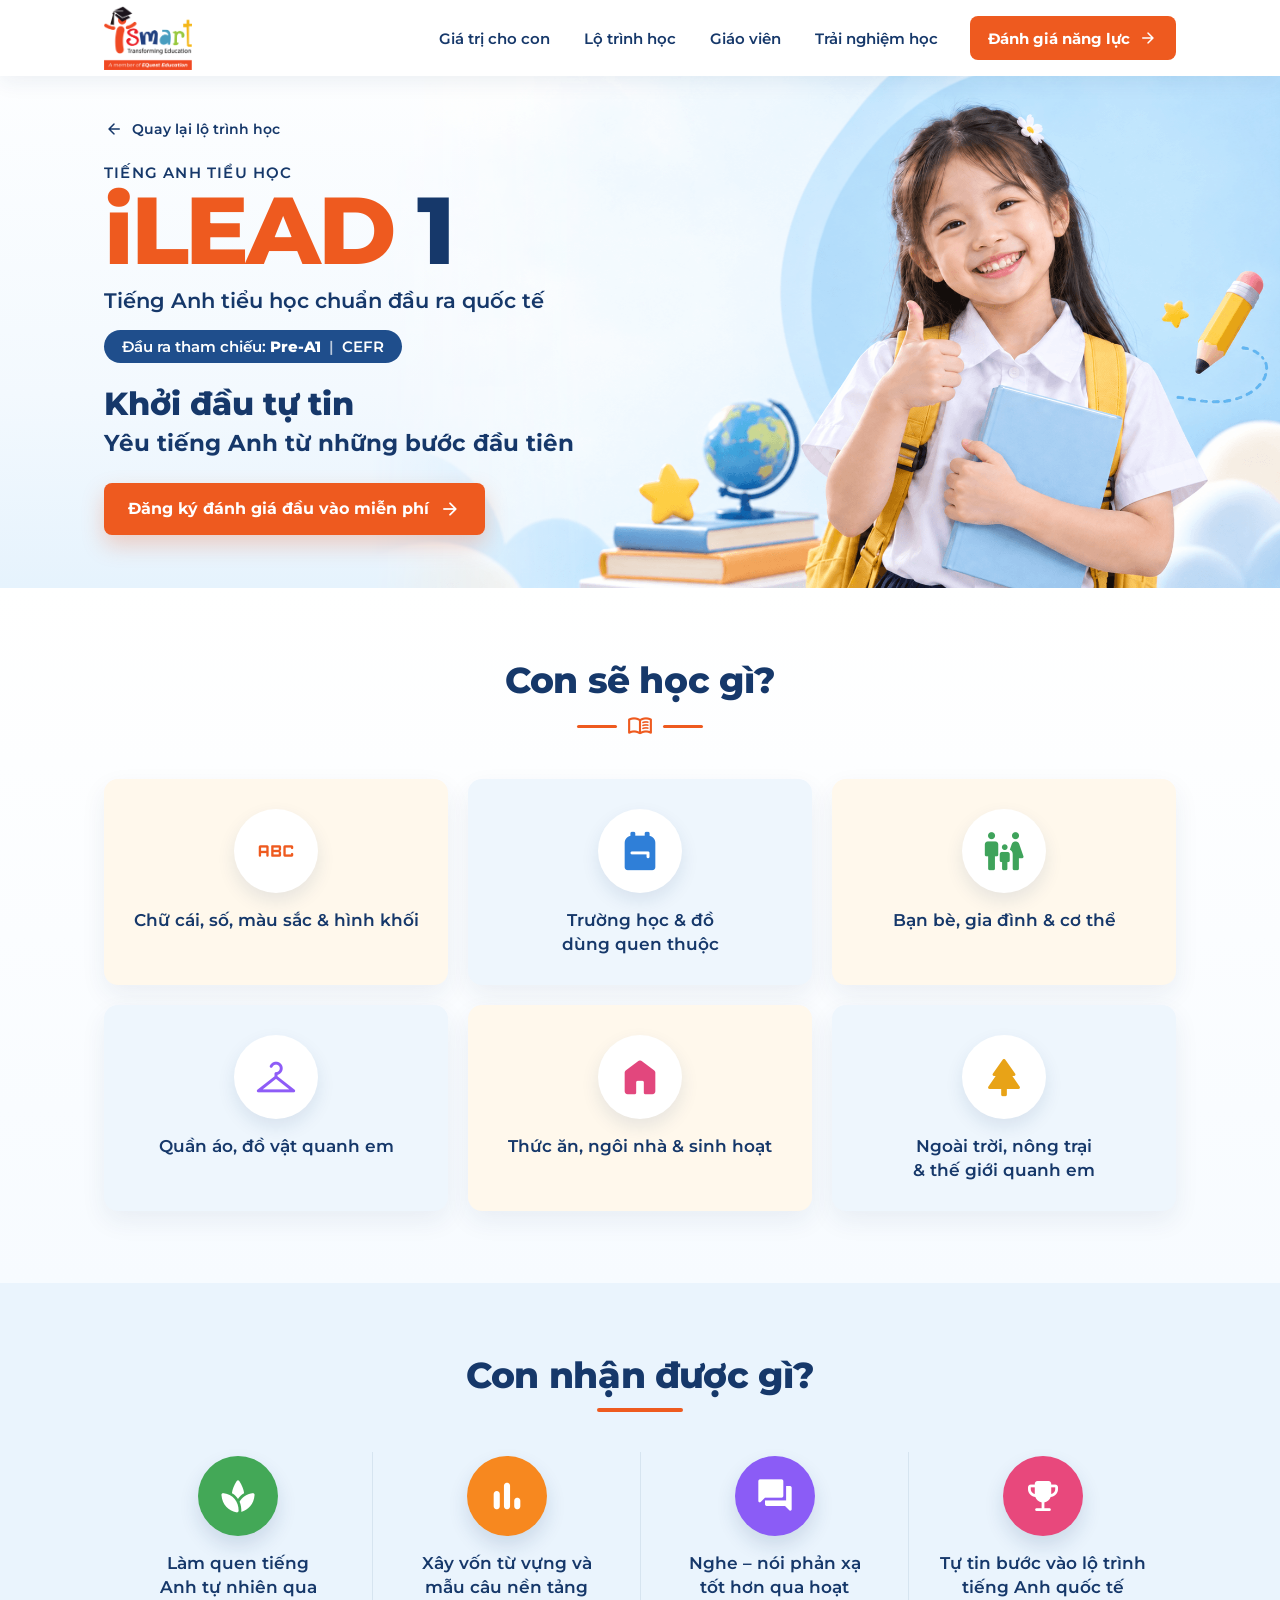
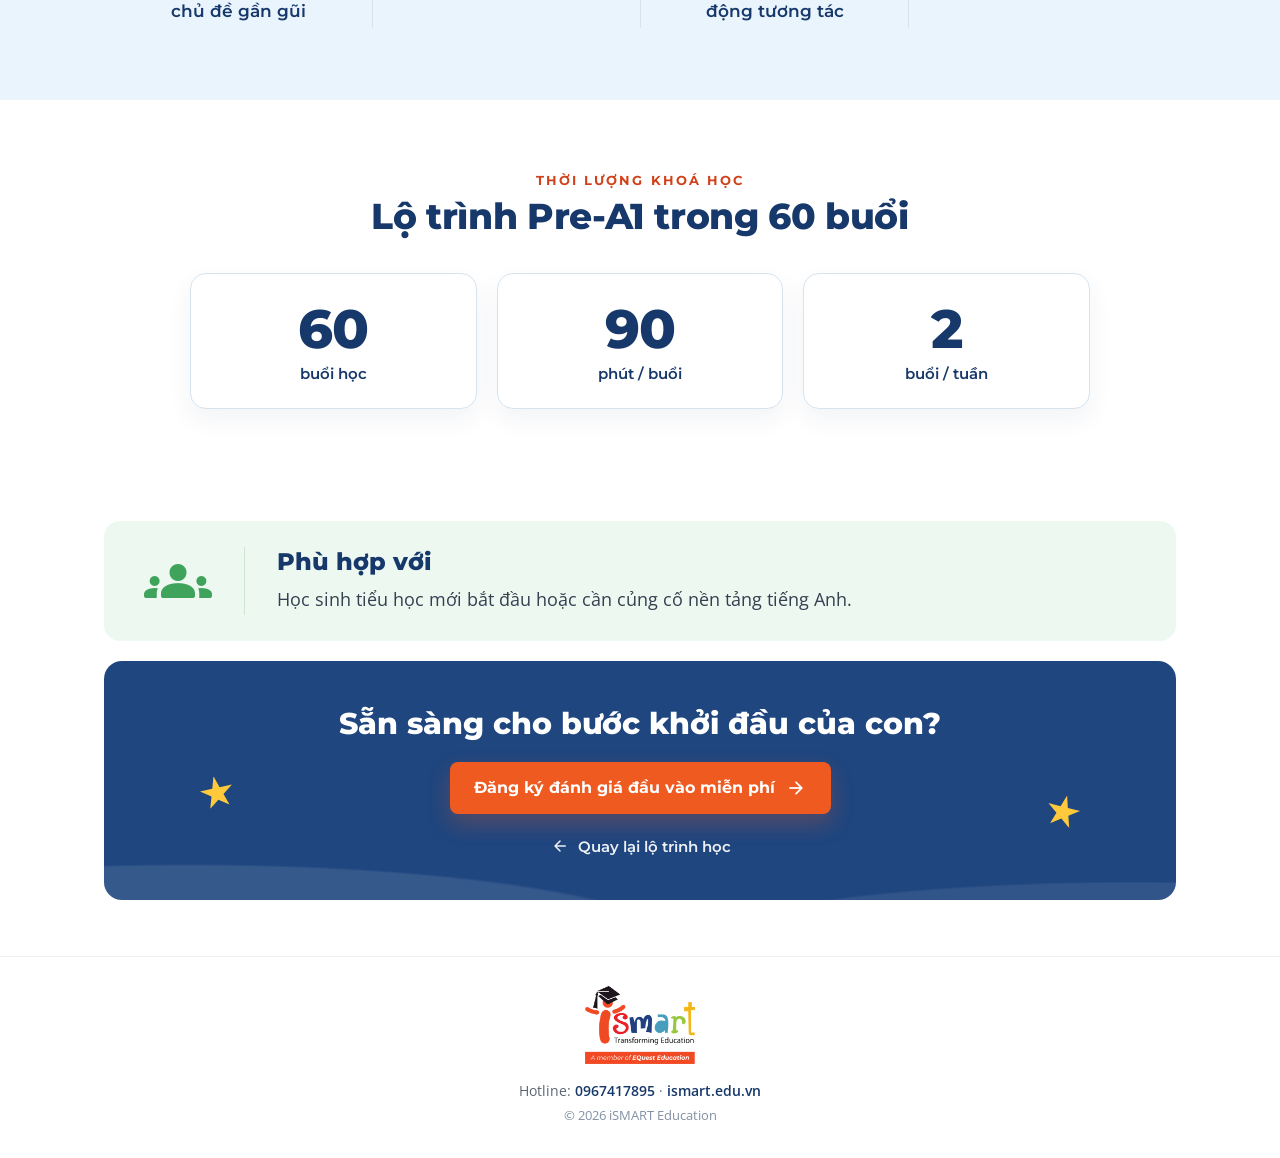
<file: chuong-trinh/ilead-1/index.html>
<!DOCTYPE html>
<html lang="vi" data-ilead-page="program" data-ilead-root="../../" data-ilead-slug="ilead-1">
<head>
<meta charset="utf-8">
<meta name="viewport" content="width=device-width, initial-scale=1">

<title>iSMART | iLEAD 1 – Tiếng Anh tiểu học Pre-A1</title>
<meta name="description" content="Khởi đầu tự tin – yêu tiếng Anh từ những bước đầu tiên. Phù hợp với học sinh tiểu học mới bắt đầu hoặc cần củng cố nền tảng tiếng Anh.">
<link rel="canonical" href="https://ilead-ismart.netlify.app/chuong-trinh/ilead-1/">
<meta property="og:type" content="website">
<meta property="og:locale" content="vi_VN">
<meta property="og:title" content="iSMART | iLEAD 1 – Tiếng Anh tiểu học Pre-A1">
<meta property="og:description" content="Khởi đầu tự tin – yêu tiếng Anh từ những bước đầu tiên. Phù hợp với học sinh tiểu học mới bắt đầu hoặc cần củng cố nền tảng tiếng Anh.">
<meta property="og:url" content="https://ilead-ismart.netlify.app/chuong-trinh/ilead-1/">
<meta property="og:image" content="https://ilead-ismart.netlify.app/uploads/ilead-banner-1.png">
<link rel="icon" type="image/png" href="../../uploads/favicon.png">
<link rel="apple-touch-icon" href="../../uploads/apple-touch-icon.png">
<link rel="preconnect" href="https://fonts.googleapis.com">
<link rel="preconnect" href="https://fonts.gstatic.com" crossorigin>
<link href="https://fonts.googleapis.com/css2?family=Montserrat:wght@600;700;800&amp;family=Open+Sans:wght@400;600;700&amp;display=swap" rel="stylesheet">
<link href="https://fonts.googleapis.com/css2?family=Material+Symbols+Rounded:FILL@1&amp;icon_names=abc,arrow_back,arrow_forward,backpack,bar_chart,castle,checkroom,diversity_3,eco,emoji_events,family_restroom,fitness_center,flight_takeoff,forest,forum,groups,holiday_village,home,location_city,luggage,menu_book,music_note,nutrition,park,pets,restaurant,rocket_launch,schedule,spa,sports_soccer,theater_comedy,travel_explore&amp;display=block" rel="stylesheet">
<link href="../../uploads/ilead-program.css?v=7c700cf5" rel="stylesheet">
<script src="../../uploads/ilead-nav.js?v=7c700cf5" defer></script>
</head>
<body>
<a class="lp-skip" href="#noi-dung">Bỏ qua đến nội dung chính</a>

<header class="lp-header">
  <div class="lp-header-inner">
    <a class="lp-header-logo" href="../../" aria-label="iSMART Young Explorers – Trang chủ">
      <img src="../../uploads/ismart-2026-logo.png" width="400" height="287" alt="iSMART Transforming Education — A member of EQuest Education">
    </a>
    <nav class="lp-nav" aria-label="Điều hướng chính">
      <a href="../../#gia-tri">Giá trị cho con</a>
      <a href="../../#lo-trinh">Lộ trình học</a>
      <a href="../../#giao-vien">Giáo viên</a>
      <a href="../../#trai-nghiem">Trải nghiệm học</a>
    </nav>
    <a class="lp-header-cta" href="../../#dang-ky" data-ilead-cta>
      Đánh giá năng lực<span class="material-symbols-rounded" aria-hidden="true">arrow_forward</span>
    </a>
  </div>
</header>

<main id="noi-dung" class="lp-main" tabindex="-1">
<section class="lp-hero" aria-labelledby="lp-title">
  <img class="lp-hero-banner" src="../../uploads/ilead-banner-1.png" width="1672" height="941" alt="Bé gái đeo balo vàng, ôm cuốn sách và giơ ngón tay cái" fetchpriority="high" decoding="async">
  <div class="lp-container lp-hero-inner">
    <a class="lp-back" href="../../#lo-trinh" data-ilead-back>
      <span class="material-symbols-rounded" aria-hidden="true">arrow_back</span>Quay lại lộ trình học
    </a>
    <div class="lp-hero-copy">
      <p class="lp-eyebrow">Tiếng Anh tiểu học</p>
      <h1 id="lp-title" class="lp-title"><span class="lp-title-brand">iLEAD</span> <span class="lp-title-num">1</span></h1>
      <p class="lp-subtitle">Tiếng Anh tiểu học chuẩn đầu ra quốc tế</p>
      <p class="lp-badge">Đầu ra tham chiếu: <strong>Pre-A1</strong> <span aria-hidden="true">|</span> CEFR</p>
      <p class="lp-tagline"><span class="lp-tagline-lead">Khởi đầu tự tin</span><span class="lp-sr"> – </span><span class="lp-tagline-rest">yêu tiếng Anh từ những bước đầu tiên</span></p>
      <a class="lp-cta" href="../../#dang-ky" data-ilead-cta>
        Đăng ký đánh giá đầu vào miễn phí<span class="material-symbols-rounded" aria-hidden="true">arrow_forward</span>
      </a>
    </div>
  </div>
</section>

<section class="lp-section lp-topics" aria-labelledby="lp-topics-title">
  <div class="lp-container">
    <h2 id="lp-topics-title" class="lp-section-title">Con sẽ học gì?</h2>
    <span class="lp-title-deco lp-title-deco--book" aria-hidden="true"><span class="material-symbols-rounded">menu_book</span></span>
    <ol class="lp-topic-grid">
      
      <li class="lp-topic">
        <span class="lp-topic-icon lp-tone-1" aria-hidden="true"><span class="material-symbols-rounded">abc</span></span>
        <span class="lp-topic-text">Chữ cái, số, màu sắc &amp; hình khối</span>
      </li>
      
      <li class="lp-topic">
        <span class="lp-topic-icon lp-tone-2" aria-hidden="true"><span class="material-symbols-rounded">backpack</span></span>
        <span class="lp-topic-text">Trường học &amp; đồ dùng quen thuộc</span>
      </li>
      
      <li class="lp-topic">
        <span class="lp-topic-icon lp-tone-3" aria-hidden="true"><span class="material-symbols-rounded">family_restroom</span></span>
        <span class="lp-topic-text">Bạn bè, gia đình &amp; cơ thể</span>
      </li>
      
      <li class="lp-topic">
        <span class="lp-topic-icon lp-tone-4" aria-hidden="true"><span class="material-symbols-rounded">checkroom</span></span>
        <span class="lp-topic-text">Quần áo, đồ vật quanh em</span>
      </li>
      
      <li class="lp-topic">
        <span class="lp-topic-icon lp-tone-5" aria-hidden="true"><span class="material-symbols-rounded">home</span></span>
        <span class="lp-topic-text">Thức ăn, ngôi nhà &amp; sinh hoạt</span>
      </li>
      
      <li class="lp-topic">
        <span class="lp-topic-icon lp-tone-6" aria-hidden="true"><span class="material-symbols-rounded">park</span></span>
        <span class="lp-topic-text">Ngoài trời, nông trại &amp; thế giới quanh em</span>
      </li>
      
    </ol>
  </div>
</section>

<section class="lp-section lp-benefits" aria-labelledby="lp-benefits-title">
  <div class="lp-container">
    <h2 id="lp-benefits-title" class="lp-section-title">Con nhận được gì?</h2>
    <span class="lp-title-deco" aria-hidden="true"></span>
    <ul class="lp-benefit-grid">
      
      <li class="lp-benefit">
        <span class="lp-benefit-icon lp-benefit-icon--1" aria-hidden="true"><span class="material-symbols-rounded">spa</span></span>
        <span class="lp-benefit-text">Làm quen tiếng Anh tự nhiên qua chủ đề gần gũi</span>
      </li>
      
      <li class="lp-benefit">
        <span class="lp-benefit-icon lp-benefit-icon--2" aria-hidden="true"><span class="material-symbols-rounded">bar_chart</span></span>
        <span class="lp-benefit-text">Xây vốn từ vựng và mẫu câu nền tảng</span>
      </li>
      
      <li class="lp-benefit">
        <span class="lp-benefit-icon lp-benefit-icon--3" aria-hidden="true"><span class="material-symbols-rounded">forum</span></span>
        <span class="lp-benefit-text">Nghe – nói phản xạ tốt hơn qua hoạt động tương tác</span>
      </li>
      
      <li class="lp-benefit">
        <span class="lp-benefit-icon lp-benefit-icon--4" aria-hidden="true"><span class="material-symbols-rounded">emoji_events</span></span>
        <span class="lp-benefit-text">Tự tin bước vào lộ trình tiếng Anh quốc tế</span>
      </li>
      
    </ul>
  </div>
</section>

<section class="lp-section lp-duration" aria-labelledby="lp-duration-title">
  <div class="lp-container">
    <p class="lp-duration-eyebrow">Thời lượng khoá học</p>
    <h2 id="lp-duration-title" class="lp-section-title">Lộ trình Pre-A1 trong 60 buổi</h2>
    <ul class="lp-duration-grid">
      <li class="lp-duration-item"><strong class="lp-duration-value">60</strong><span class="lp-duration-label">buổi học</span></li>
      <li class="lp-duration-item"><strong class="lp-duration-value">90</strong><span class="lp-duration-label">phút / buổi</span></li>
      <li class="lp-duration-item"><strong class="lp-duration-value">2</strong><span class="lp-duration-label">buổi / tuần</span></li>
    </ul>
  </div>
</section>

<section class="lp-audience" aria-labelledby="lp-audience-title">
  <div class="lp-container">
    <div class="lp-audience-box">
      <span class="lp-audience-icon" aria-hidden="true"><span class="material-symbols-rounded">groups</span></span>
      <div class="lp-audience-body">
        <h2 id="lp-audience-title" class="lp-audience-title">Phù hợp với</h2>
        <p class="lp-audience-text">Học sinh tiểu học mới bắt đầu hoặc cần củng cố nền tảng tiếng Anh.</p>
      </div>
    </div>
  </div>
</section>

<section class="lp-final" aria-labelledby="lp-final-title">
  <div class="lp-container">
    <div class="lp-final-box">
      <span class="lp-final-star lp-final-star--left" aria-hidden="true"></span>
      <span class="lp-final-star lp-final-star--right" aria-hidden="true"></span>
      <h2 id="lp-final-title" class="lp-final-title">Sẵn sàng cho bước khởi đầu của con?</h2>
      <a class="lp-cta" href="../../#dang-ky" data-ilead-cta>
        Đăng ký đánh giá đầu vào miễn phí<span class="material-symbols-rounded" aria-hidden="true">arrow_forward</span>
      </a>
      <a class="lp-final-back" href="../../#lo-trinh" data-ilead-back>
        <span class="material-symbols-rounded" aria-hidden="true">arrow_back</span>Quay lại lộ trình học
      </a>
    </div>
  </div>
</section>

</main>

<footer class="lp-footer">
  <a class="lp-footer-logo" href="../../" aria-label="iSMART Young Explorers – Trang chủ">
    <img src="../../uploads/ismart-2026-logo.png" width="400" height="287" loading="lazy" alt="iSMART Transforming Education — A member of EQuest Education">
  </a>
  <p class="lp-footer-contact">Hotline: <a href="tel:0967417895">0967417895</a> · <a href="https://ismart.edu.vn">ismart.edu.vn</a></p>
  <p class="lp-footer-copy">© 2026 iSMART Education</p>
</footer>
</body>
</html>
</file>
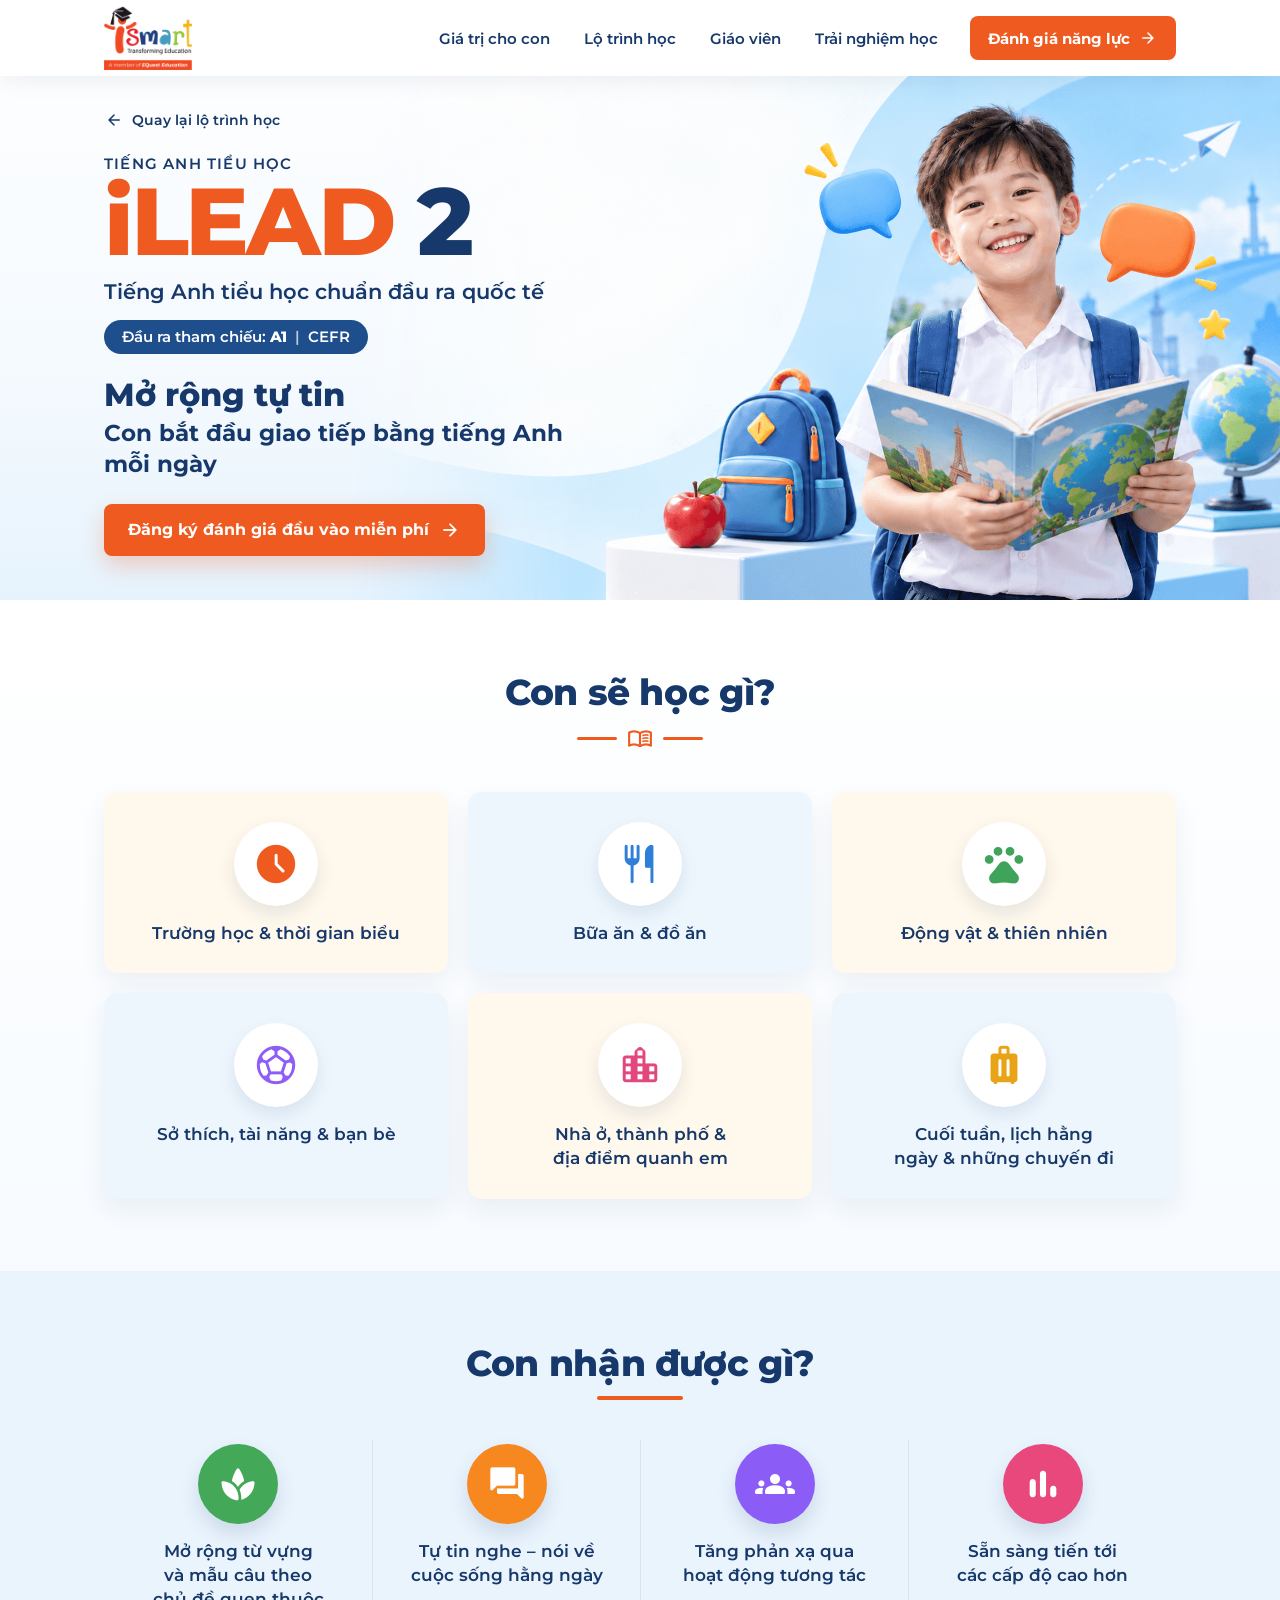
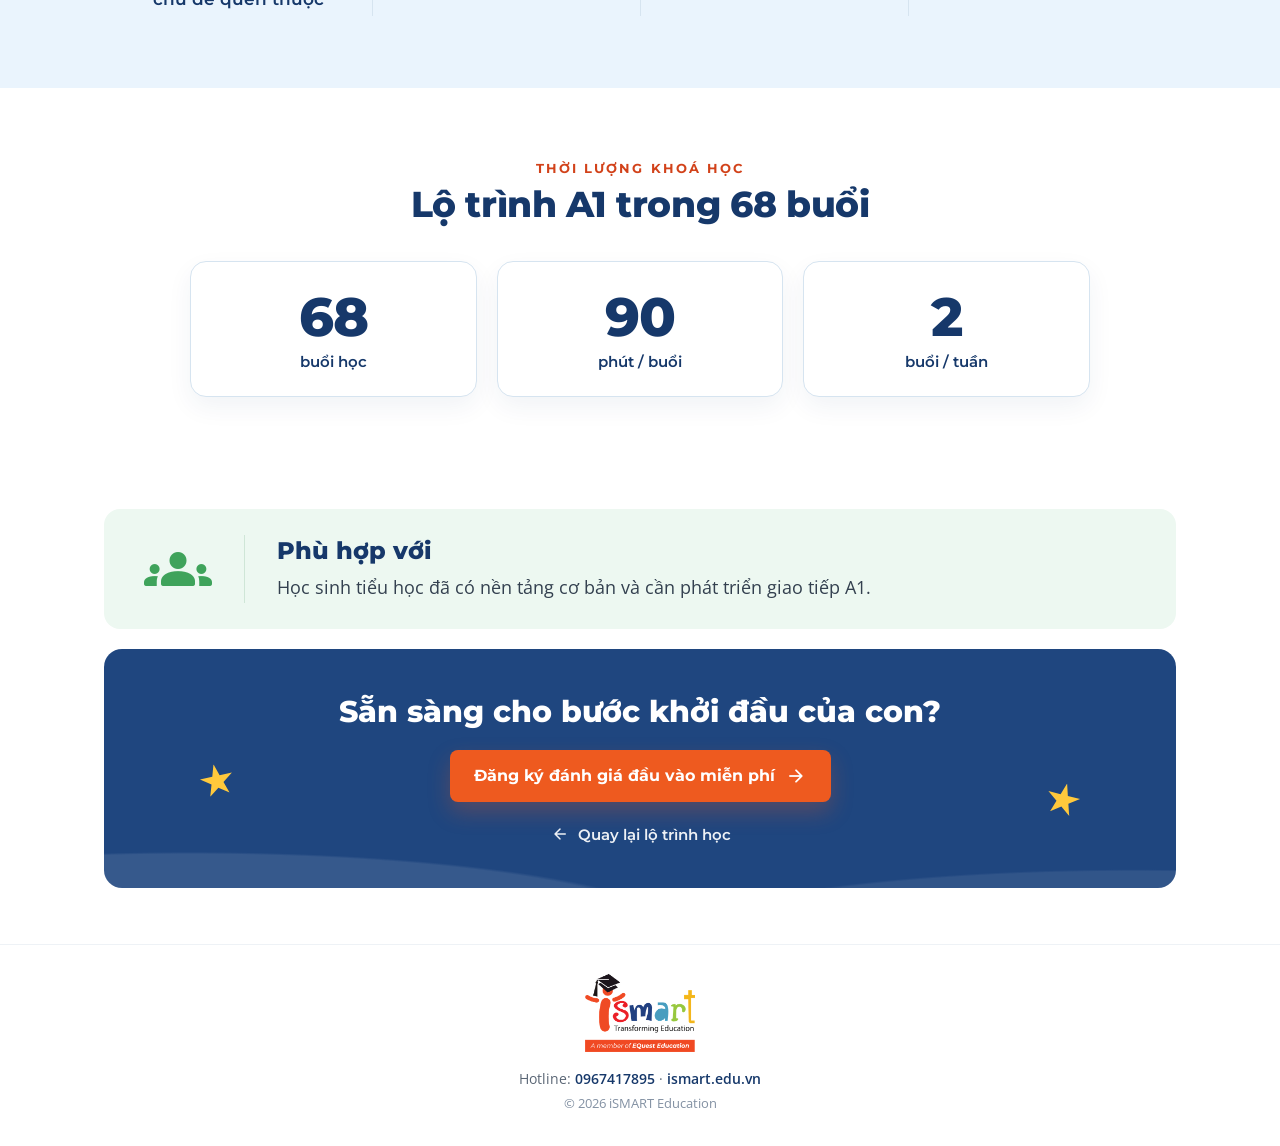
<file: chuong-trinh/ilead-2/index.html>
<!DOCTYPE html>
<html lang="vi" data-ilead-page="program" data-ilead-root="../../" data-ilead-slug="ilead-2">
<head>
<meta charset="utf-8">
<meta name="viewport" content="width=device-width, initial-scale=1">

<title>iSMART | iLEAD 2 – Tiếng Anh tiểu học A1</title>
<meta name="description" content="Mở rộng tự tin – con bắt đầu giao tiếp bằng tiếng Anh mỗi ngày. Phù hợp với học sinh tiểu học đã có nền tảng cơ bản và cần phát triển giao tiếp A1.">
<link rel="canonical" href="https://ilead-ismart.netlify.app/chuong-trinh/ilead-2/">
<meta property="og:type" content="website">
<meta property="og:locale" content="vi_VN">
<meta property="og:title" content="iSMART | iLEAD 2 – Tiếng Anh tiểu học A1">
<meta property="og:description" content="Mở rộng tự tin – con bắt đầu giao tiếp bằng tiếng Anh mỗi ngày. Phù hợp với học sinh tiểu học đã có nền tảng cơ bản và cần phát triển giao tiếp A1.">
<meta property="og:url" content="https://ilead-ismart.netlify.app/chuong-trinh/ilead-2/">
<meta property="og:image" content="https://ilead-ismart.netlify.app/uploads/ilead-banner-2.png">
<link rel="icon" type="image/png" href="../../uploads/favicon.png">
<link rel="apple-touch-icon" href="../../uploads/apple-touch-icon.png">
<link rel="preconnect" href="https://fonts.googleapis.com">
<link rel="preconnect" href="https://fonts.gstatic.com" crossorigin>
<link href="https://fonts.googleapis.com/css2?family=Montserrat:wght@600;700;800&amp;family=Open+Sans:wght@400;600;700&amp;display=swap" rel="stylesheet">
<link href="https://fonts.googleapis.com/css2?family=Material+Symbols+Rounded:FILL@1&amp;icon_names=abc,arrow_back,arrow_forward,backpack,bar_chart,castle,checkroom,diversity_3,eco,emoji_events,family_restroom,fitness_center,flight_takeoff,forest,forum,groups,holiday_village,home,location_city,luggage,menu_book,music_note,nutrition,park,pets,restaurant,rocket_launch,schedule,spa,sports_soccer,theater_comedy,travel_explore&amp;display=block" rel="stylesheet">
<link href="../../uploads/ilead-program.css?v=7c700cf5" rel="stylesheet">
<script src="../../uploads/ilead-nav.js?v=7c700cf5" defer></script>
</head>
<body>
<a class="lp-skip" href="#noi-dung">Bỏ qua đến nội dung chính</a>

<header class="lp-header">
  <div class="lp-header-inner">
    <a class="lp-header-logo" href="../../" aria-label="iSMART Young Explorers – Trang chủ">
      <img src="../../uploads/ismart-2026-logo.png" width="400" height="287" alt="iSMART Transforming Education — A member of EQuest Education">
    </a>
    <nav class="lp-nav" aria-label="Điều hướng chính">
      <a href="../../#gia-tri">Giá trị cho con</a>
      <a href="../../#lo-trinh">Lộ trình học</a>
      <a href="../../#giao-vien">Giáo viên</a>
      <a href="../../#trai-nghiem">Trải nghiệm học</a>
    </nav>
    <a class="lp-header-cta" href="../../#dang-ky" data-ilead-cta>
      Đánh giá năng lực<span class="material-symbols-rounded" aria-hidden="true">arrow_forward</span>
    </a>
  </div>
</header>

<main id="noi-dung" class="lp-main" tabindex="-1">
<section class="lp-hero" aria-labelledby="lp-title">
  <img class="lp-hero-banner" src="../../uploads/ilead-banner-2.png" width="1672" height="941" alt="Bé trai đeo balo, cầm cuốn sách tranh về các địa danh thế giới" fetchpriority="high" decoding="async">
  <div class="lp-container lp-hero-inner">
    <a class="lp-back" href="../../#lo-trinh" data-ilead-back>
      <span class="material-symbols-rounded" aria-hidden="true">arrow_back</span>Quay lại lộ trình học
    </a>
    <div class="lp-hero-copy">
      <p class="lp-eyebrow">Tiếng Anh tiểu học</p>
      <h1 id="lp-title" class="lp-title"><span class="lp-title-brand">iLEAD</span> <span class="lp-title-num">2</span></h1>
      <p class="lp-subtitle">Tiếng Anh tiểu học chuẩn đầu ra quốc tế</p>
      <p class="lp-badge">Đầu ra tham chiếu: <strong>A1</strong> <span aria-hidden="true">|</span> CEFR</p>
      <p class="lp-tagline"><span class="lp-tagline-lead">Mở rộng tự tin</span><span class="lp-sr"> – </span><span class="lp-tagline-rest">con bắt đầu giao tiếp bằng tiếng Anh mỗi ngày</span></p>
      <a class="lp-cta" href="../../#dang-ky" data-ilead-cta>
        Đăng ký đánh giá đầu vào miễn phí<span class="material-symbols-rounded" aria-hidden="true">arrow_forward</span>
      </a>
    </div>
  </div>
</section>

<section class="lp-section lp-topics" aria-labelledby="lp-topics-title">
  <div class="lp-container">
    <h2 id="lp-topics-title" class="lp-section-title">Con sẽ học gì?</h2>
    <span class="lp-title-deco lp-title-deco--book" aria-hidden="true"><span class="material-symbols-rounded">menu_book</span></span>
    <ol class="lp-topic-grid">
      
      <li class="lp-topic">
        <span class="lp-topic-icon lp-tone-1" aria-hidden="true"><span class="material-symbols-rounded">schedule</span></span>
        <span class="lp-topic-text">Trường học &amp; thời gian biểu</span>
      </li>
      
      <li class="lp-topic">
        <span class="lp-topic-icon lp-tone-2" aria-hidden="true"><span class="material-symbols-rounded">restaurant</span></span>
        <span class="lp-topic-text">Bữa ăn &amp; đồ ăn</span>
      </li>
      
      <li class="lp-topic">
        <span class="lp-topic-icon lp-tone-3" aria-hidden="true"><span class="material-symbols-rounded">pets</span></span>
        <span class="lp-topic-text">Động vật &amp; thiên nhiên</span>
      </li>
      
      <li class="lp-topic">
        <span class="lp-topic-icon lp-tone-4" aria-hidden="true"><span class="material-symbols-rounded">sports_soccer</span></span>
        <span class="lp-topic-text">Sở thích, tài năng &amp; bạn bè</span>
      </li>
      
      <li class="lp-topic">
        <span class="lp-topic-icon lp-tone-5" aria-hidden="true"><span class="material-symbols-rounded">location_city</span></span>
        <span class="lp-topic-text">Nhà ở, thành phố &amp; địa điểm quanh em</span>
      </li>
      
      <li class="lp-topic">
        <span class="lp-topic-icon lp-tone-6" aria-hidden="true"><span class="material-symbols-rounded">luggage</span></span>
        <span class="lp-topic-text">Cuối tuần, lịch hằng ngày &amp; những chuyến đi</span>
      </li>
      
    </ol>
  </div>
</section>

<section class="lp-section lp-benefits" aria-labelledby="lp-benefits-title">
  <div class="lp-container">
    <h2 id="lp-benefits-title" class="lp-section-title">Con nhận được gì?</h2>
    <span class="lp-title-deco" aria-hidden="true"></span>
    <ul class="lp-benefit-grid">
      
      <li class="lp-benefit">
        <span class="lp-benefit-icon lp-benefit-icon--1" aria-hidden="true"><span class="material-symbols-rounded">spa</span></span>
        <span class="lp-benefit-text">Mở rộng từ vựng và mẫu câu theo chủ đề quen thuộc</span>
      </li>
      
      <li class="lp-benefit">
        <span class="lp-benefit-icon lp-benefit-icon--2" aria-hidden="true"><span class="material-symbols-rounded">forum</span></span>
        <span class="lp-benefit-text">Tự tin nghe – nói về cuộc sống hằng ngày</span>
      </li>
      
      <li class="lp-benefit">
        <span class="lp-benefit-icon lp-benefit-icon--3" aria-hidden="true"><span class="material-symbols-rounded">groups</span></span>
        <span class="lp-benefit-text">Tăng phản xạ qua hoạt động tương tác</span>
      </li>
      
      <li class="lp-benefit">
        <span class="lp-benefit-icon lp-benefit-icon--4" aria-hidden="true"><span class="material-symbols-rounded">bar_chart</span></span>
        <span class="lp-benefit-text">Sẵn sàng tiến tới các cấp độ cao hơn</span>
      </li>
      
    </ul>
  </div>
</section>

<section class="lp-section lp-duration" aria-labelledby="lp-duration-title">
  <div class="lp-container">
    <p class="lp-duration-eyebrow">Thời lượng khoá học</p>
    <h2 id="lp-duration-title" class="lp-section-title">Lộ trình A1 trong 68 buổi</h2>
    <ul class="lp-duration-grid">
      <li class="lp-duration-item"><strong class="lp-duration-value">68</strong><span class="lp-duration-label">buổi học</span></li>
      <li class="lp-duration-item"><strong class="lp-duration-value">90</strong><span class="lp-duration-label">phút / buổi</span></li>
      <li class="lp-duration-item"><strong class="lp-duration-value">2</strong><span class="lp-duration-label">buổi / tuần</span></li>
    </ul>
  </div>
</section>

<section class="lp-audience" aria-labelledby="lp-audience-title">
  <div class="lp-container">
    <div class="lp-audience-box">
      <span class="lp-audience-icon" aria-hidden="true"><span class="material-symbols-rounded">groups</span></span>
      <div class="lp-audience-body">
        <h2 id="lp-audience-title" class="lp-audience-title">Phù hợp với</h2>
        <p class="lp-audience-text">Học sinh tiểu học đã có nền tảng cơ bản và cần phát triển giao tiếp A1.</p>
      </div>
    </div>
  </div>
</section>

<section class="lp-final" aria-labelledby="lp-final-title">
  <div class="lp-container">
    <div class="lp-final-box">
      <span class="lp-final-star lp-final-star--left" aria-hidden="true"></span>
      <span class="lp-final-star lp-final-star--right" aria-hidden="true"></span>
      <h2 id="lp-final-title" class="lp-final-title">Sẵn sàng cho bước khởi đầu của con?</h2>
      <a class="lp-cta" href="../../#dang-ky" data-ilead-cta>
        Đăng ký đánh giá đầu vào miễn phí<span class="material-symbols-rounded" aria-hidden="true">arrow_forward</span>
      </a>
      <a class="lp-final-back" href="../../#lo-trinh" data-ilead-back>
        <span class="material-symbols-rounded" aria-hidden="true">arrow_back</span>Quay lại lộ trình học
      </a>
    </div>
  </div>
</section>

</main>

<footer class="lp-footer">
  <a class="lp-footer-logo" href="../../" aria-label="iSMART Young Explorers – Trang chủ">
    <img src="../../uploads/ismart-2026-logo.png" width="400" height="287" loading="lazy" alt="iSMART Transforming Education — A member of EQuest Education">
  </a>
  <p class="lp-footer-contact">Hotline: <a href="tel:0967417895">0967417895</a> · <a href="https://ismart.edu.vn">ismart.edu.vn</a></p>
  <p class="lp-footer-copy">© 2026 iSMART Education</p>
</footer>
</body>
</html>
</file>
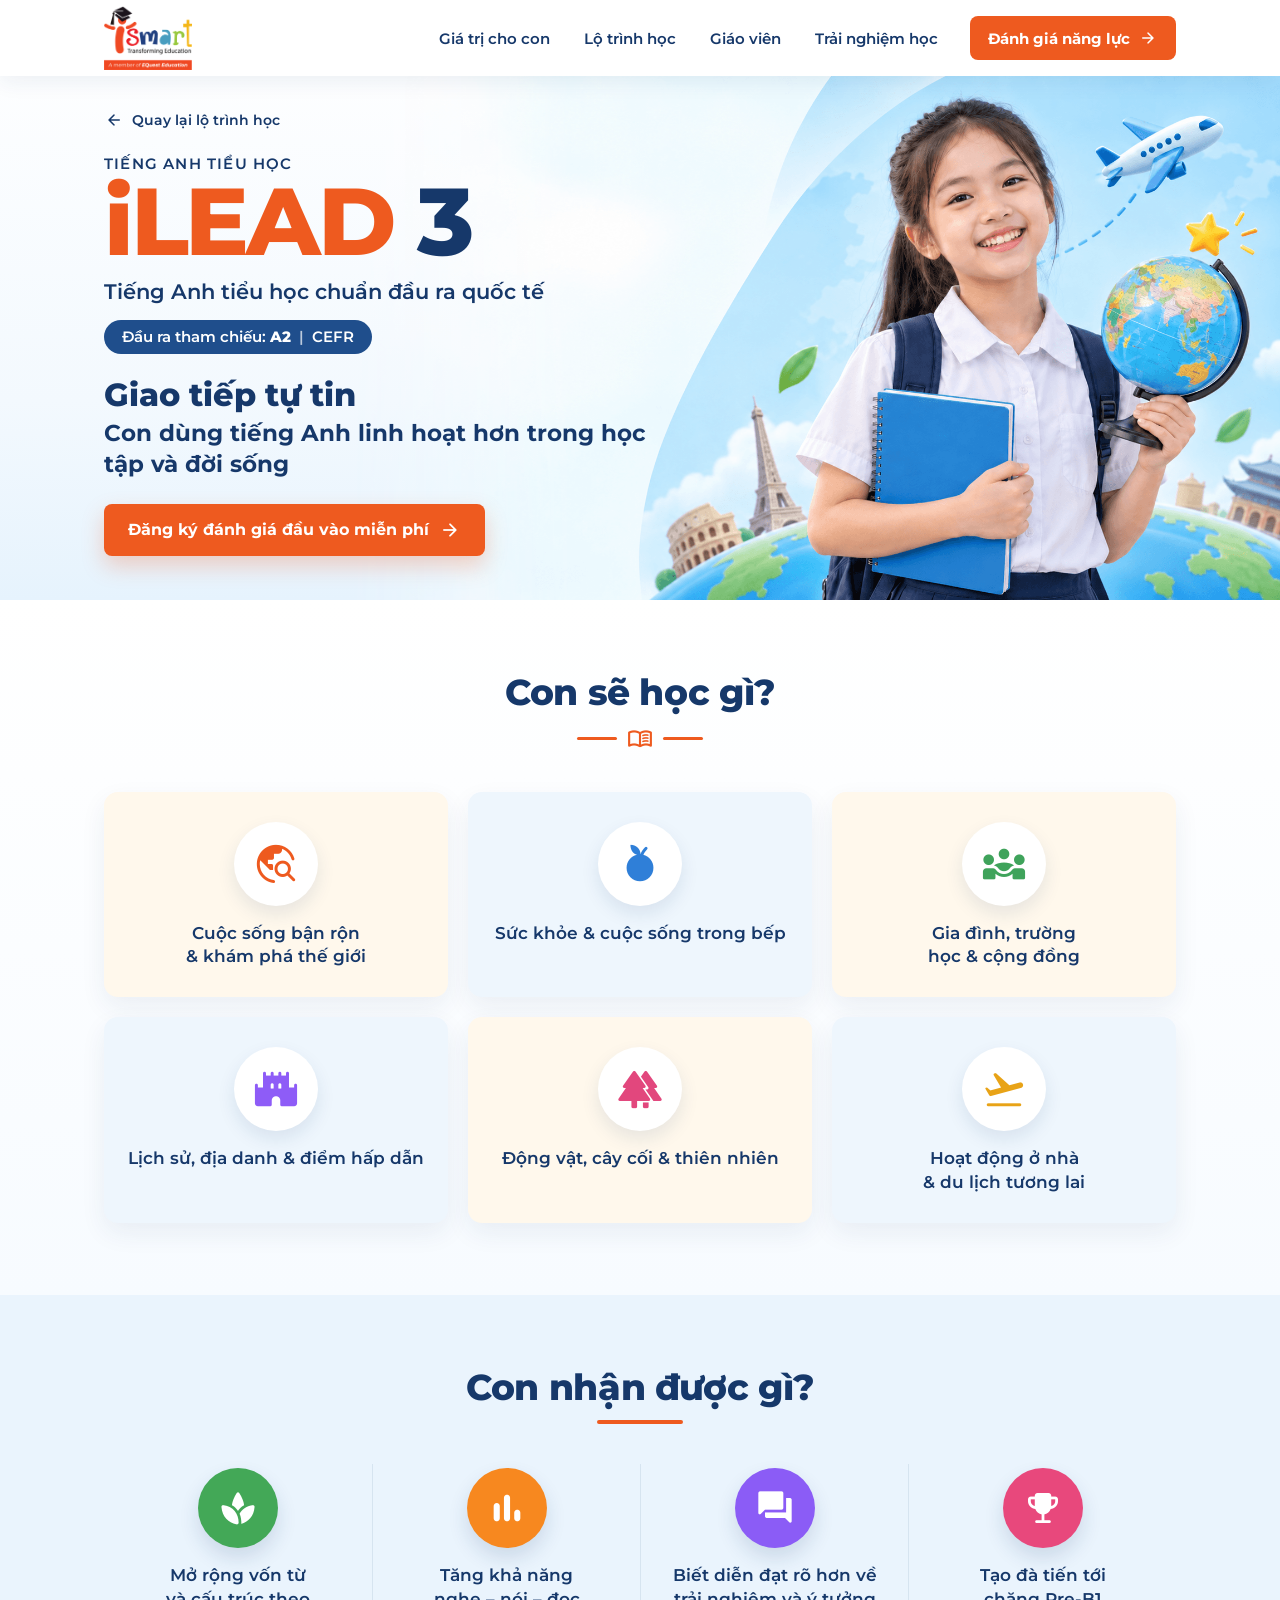
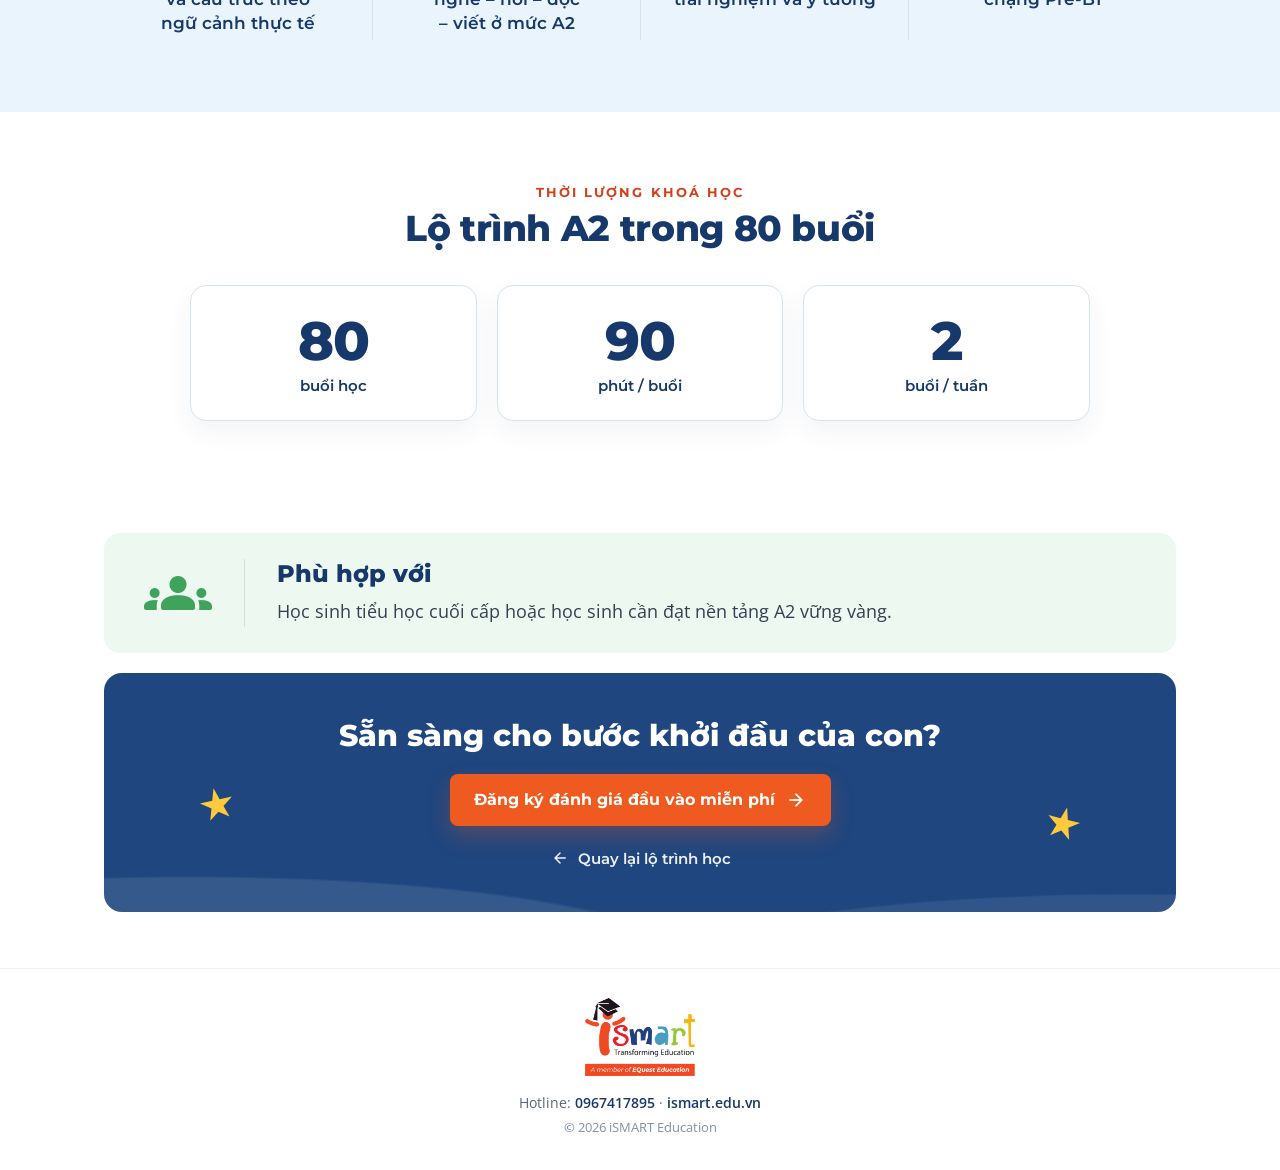
<file: chuong-trinh/ilead-3/index.html>
<!DOCTYPE html>
<html lang="vi" data-ilead-page="program" data-ilead-root="../../" data-ilead-slug="ilead-3">
<head>
<meta charset="utf-8">
<meta name="viewport" content="width=device-width, initial-scale=1">

<title>iSMART | iLEAD 3 – Tiếng Anh tiểu học A2</title>
<meta name="description" content="Giao tiếp tự tin – con dùng tiếng Anh linh hoạt hơn trong học tập và đời sống. Phù hợp với học sinh tiểu học cuối cấp hoặc học sinh cần đạt nền tảng A2 vững vàng.">
<link rel="canonical" href="https://ilead-ismart.netlify.app/chuong-trinh/ilead-3/">
<meta property="og:type" content="website">
<meta property="og:locale" content="vi_VN">
<meta property="og:title" content="iSMART | iLEAD 3 – Tiếng Anh tiểu học A2">
<meta property="og:description" content="Giao tiếp tự tin – con dùng tiếng Anh linh hoạt hơn trong học tập và đời sống. Phù hợp với học sinh tiểu học cuối cấp hoặc học sinh cần đạt nền tảng A2 vững vàng.">
<meta property="og:url" content="https://ilead-ismart.netlify.app/chuong-trinh/ilead-3/">
<meta property="og:image" content="https://ilead-ismart.netlify.app/uploads/ilead-banner-3.png">
<link rel="icon" type="image/png" href="../../uploads/favicon.png">
<link rel="apple-touch-icon" href="../../uploads/apple-touch-icon.png">
<link rel="preconnect" href="https://fonts.googleapis.com">
<link rel="preconnect" href="https://fonts.gstatic.com" crossorigin>
<link href="https://fonts.googleapis.com/css2?family=Montserrat:wght@600;700;800&amp;family=Open+Sans:wght@400;600;700&amp;display=swap" rel="stylesheet">
<link href="https://fonts.googleapis.com/css2?family=Material+Symbols+Rounded:FILL@1&amp;icon_names=abc,arrow_back,arrow_forward,backpack,bar_chart,castle,checkroom,diversity_3,eco,emoji_events,family_restroom,fitness_center,flight_takeoff,forest,forum,groups,holiday_village,home,location_city,luggage,menu_book,music_note,nutrition,park,pets,restaurant,rocket_launch,schedule,spa,sports_soccer,theater_comedy,travel_explore&amp;display=block" rel="stylesheet">
<link href="../../uploads/ilead-program.css?v=7c700cf5" rel="stylesheet">
<script src="../../uploads/ilead-nav.js?v=7c700cf5" defer></script>
</head>
<body>
<a class="lp-skip" href="#noi-dung">Bỏ qua đến nội dung chính</a>

<header class="lp-header">
  <div class="lp-header-inner">
    <a class="lp-header-logo" href="../../" aria-label="iSMART Young Explorers – Trang chủ">
      <img src="../../uploads/ismart-2026-logo.png" width="400" height="287" alt="iSMART Transforming Education — A member of EQuest Education">
    </a>
    <nav class="lp-nav" aria-label="Điều hướng chính">
      <a href="../../#gia-tri">Giá trị cho con</a>
      <a href="../../#lo-trinh">Lộ trình học</a>
      <a href="../../#giao-vien">Giáo viên</a>
      <a href="../../#trai-nghiem">Trải nghiệm học</a>
    </nav>
    <a class="lp-header-cta" href="../../#dang-ky" data-ilead-cta>
      Đánh giá năng lực<span class="material-symbols-rounded" aria-hidden="true">arrow_forward</span>
    </a>
  </div>
</header>

<main id="noi-dung" class="lp-main" tabindex="-1">
<section class="lp-hero" aria-labelledby="lp-title">
  <img class="lp-hero-banner" src="../../uploads/ilead-banner-3.png" width="1672" height="941" alt="Bé gái ôm cuốn sổ và cầm quả địa cầu, phía sau là máy bay và các địa danh thế giới" fetchpriority="high" decoding="async">
  <div class="lp-container lp-hero-inner">
    <a class="lp-back" href="../../#lo-trinh" data-ilead-back>
      <span class="material-symbols-rounded" aria-hidden="true">arrow_back</span>Quay lại lộ trình học
    </a>
    <div class="lp-hero-copy">
      <p class="lp-eyebrow">Tiếng Anh tiểu học</p>
      <h1 id="lp-title" class="lp-title"><span class="lp-title-brand">iLEAD</span> <span class="lp-title-num">3</span></h1>
      <p class="lp-subtitle">Tiếng Anh tiểu học chuẩn đầu ra quốc tế</p>
      <p class="lp-badge">Đầu ra tham chiếu: <strong>A2</strong> <span aria-hidden="true">|</span> CEFR</p>
      <p class="lp-tagline"><span class="lp-tagline-lead">Giao tiếp tự tin</span><span class="lp-sr"> – </span><span class="lp-tagline-rest">con dùng tiếng Anh linh hoạt hơn trong học tập và đời sống</span></p>
      <a class="lp-cta" href="../../#dang-ky" data-ilead-cta>
        Đăng ký đánh giá đầu vào miễn phí<span class="material-symbols-rounded" aria-hidden="true">arrow_forward</span>
      </a>
    </div>
  </div>
</section>

<section class="lp-section lp-topics" aria-labelledby="lp-topics-title">
  <div class="lp-container">
    <h2 id="lp-topics-title" class="lp-section-title">Con sẽ học gì?</h2>
    <span class="lp-title-deco lp-title-deco--book" aria-hidden="true"><span class="material-symbols-rounded">menu_book</span></span>
    <ol class="lp-topic-grid">
      
      <li class="lp-topic">
        <span class="lp-topic-icon lp-tone-1" aria-hidden="true"><span class="material-symbols-rounded">travel_explore</span></span>
        <span class="lp-topic-text">Cuộc sống bận rộn &amp; khám phá thế giới</span>
      </li>
      
      <li class="lp-topic">
        <span class="lp-topic-icon lp-tone-2" aria-hidden="true"><span class="material-symbols-rounded">nutrition</span></span>
        <span class="lp-topic-text">Sức khỏe &amp; cuộc sống trong bếp</span>
      </li>
      
      <li class="lp-topic">
        <span class="lp-topic-icon lp-tone-3" aria-hidden="true"><span class="material-symbols-rounded">diversity_3</span></span>
        <span class="lp-topic-text">Gia đình, trường học &amp; cộng đồng</span>
      </li>
      
      <li class="lp-topic">
        <span class="lp-topic-icon lp-tone-4" aria-hidden="true"><span class="material-symbols-rounded">castle</span></span>
        <span class="lp-topic-text">Lịch sử, địa danh &amp; điểm hấp dẫn</span>
      </li>
      
      <li class="lp-topic">
        <span class="lp-topic-icon lp-tone-5" aria-hidden="true"><span class="material-symbols-rounded">forest</span></span>
        <span class="lp-topic-text">Động vật, cây cối &amp; thiên nhiên</span>
      </li>
      
      <li class="lp-topic">
        <span class="lp-topic-icon lp-tone-6" aria-hidden="true"><span class="material-symbols-rounded">flight_takeoff</span></span>
        <span class="lp-topic-text">Hoạt động ở nhà &amp; du lịch tương lai</span>
      </li>
      
    </ol>
  </div>
</section>

<section class="lp-section lp-benefits" aria-labelledby="lp-benefits-title">
  <div class="lp-container">
    <h2 id="lp-benefits-title" class="lp-section-title">Con nhận được gì?</h2>
    <span class="lp-title-deco" aria-hidden="true"></span>
    <ul class="lp-benefit-grid">
      
      <li class="lp-benefit">
        <span class="lp-benefit-icon lp-benefit-icon--1" aria-hidden="true"><span class="material-symbols-rounded">spa</span></span>
        <span class="lp-benefit-text">Mở rộng vốn từ và cấu trúc theo ngữ cảnh thực tế</span>
      </li>
      
      <li class="lp-benefit">
        <span class="lp-benefit-icon lp-benefit-icon--2" aria-hidden="true"><span class="material-symbols-rounded">bar_chart</span></span>
        <span class="lp-benefit-text">Tăng khả năng nghe – nói – đọc – viết ở mức A2</span>
      </li>
      
      <li class="lp-benefit">
        <span class="lp-benefit-icon lp-benefit-icon--3" aria-hidden="true"><span class="material-symbols-rounded">forum</span></span>
        <span class="lp-benefit-text">Biết diễn đạt rõ hơn về trải nghiệm và ý tưởng</span>
      </li>
      
      <li class="lp-benefit">
        <span class="lp-benefit-icon lp-benefit-icon--4" aria-hidden="true"><span class="material-symbols-rounded">emoji_events</span></span>
        <span class="lp-benefit-text">Tạo đà tiến tới chặng Pre-B1</span>
      </li>
      
    </ul>
  </div>
</section>

<section class="lp-section lp-duration" aria-labelledby="lp-duration-title">
  <div class="lp-container">
    <p class="lp-duration-eyebrow">Thời lượng khoá học</p>
    <h2 id="lp-duration-title" class="lp-section-title">Lộ trình A2 trong 80 buổi</h2>
    <ul class="lp-duration-grid">
      <li class="lp-duration-item"><strong class="lp-duration-value">80</strong><span class="lp-duration-label">buổi học</span></li>
      <li class="lp-duration-item"><strong class="lp-duration-value">90</strong><span class="lp-duration-label">phút / buổi</span></li>
      <li class="lp-duration-item"><strong class="lp-duration-value">2</strong><span class="lp-duration-label">buổi / tuần</span></li>
    </ul>
  </div>
</section>

<section class="lp-audience" aria-labelledby="lp-audience-title">
  <div class="lp-container">
    <div class="lp-audience-box">
      <span class="lp-audience-icon" aria-hidden="true"><span class="material-symbols-rounded">groups</span></span>
      <div class="lp-audience-body">
        <h2 id="lp-audience-title" class="lp-audience-title">Phù hợp với</h2>
        <p class="lp-audience-text">Học sinh tiểu học cuối cấp hoặc học sinh cần đạt nền tảng A2 vững vàng.</p>
      </div>
    </div>
  </div>
</section>

<section class="lp-final" aria-labelledby="lp-final-title">
  <div class="lp-container">
    <div class="lp-final-box">
      <span class="lp-final-star lp-final-star--left" aria-hidden="true"></span>
      <span class="lp-final-star lp-final-star--right" aria-hidden="true"></span>
      <h2 id="lp-final-title" class="lp-final-title">Sẵn sàng cho bước khởi đầu của con?</h2>
      <a class="lp-cta" href="../../#dang-ky" data-ilead-cta>
        Đăng ký đánh giá đầu vào miễn phí<span class="material-symbols-rounded" aria-hidden="true">arrow_forward</span>
      </a>
      <a class="lp-final-back" href="../../#lo-trinh" data-ilead-back>
        <span class="material-symbols-rounded" aria-hidden="true">arrow_back</span>Quay lại lộ trình học
      </a>
    </div>
  </div>
</section>

</main>

<footer class="lp-footer">
  <a class="lp-footer-logo" href="../../" aria-label="iSMART Young Explorers – Trang chủ">
    <img src="../../uploads/ismart-2026-logo.png" width="400" height="287" loading="lazy" alt="iSMART Transforming Education — A member of EQuest Education">
  </a>
  <p class="lp-footer-contact">Hotline: <a href="tel:0967417895">0967417895</a> · <a href="https://ismart.edu.vn">ismart.edu.vn</a></p>
  <p class="lp-footer-copy">© 2026 iSMART Education</p>
</footer>
</body>
</html>
</file>
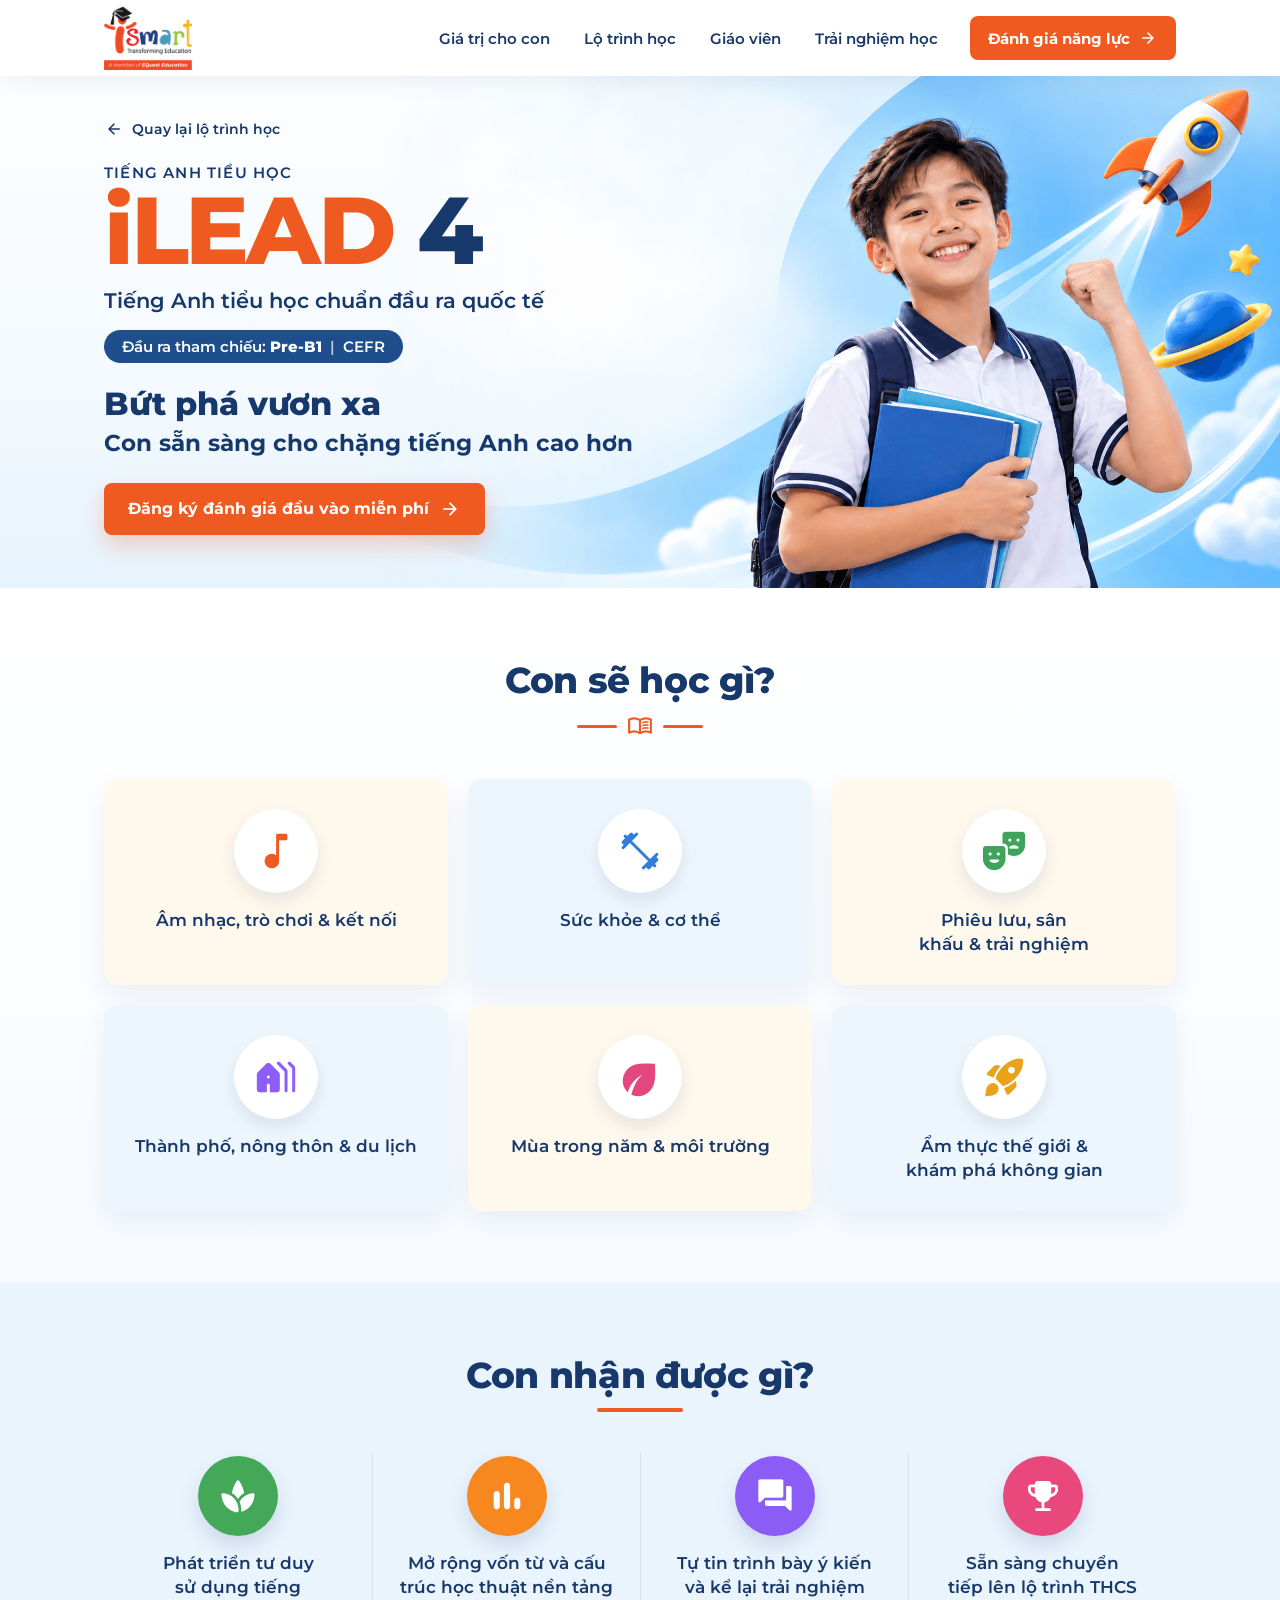
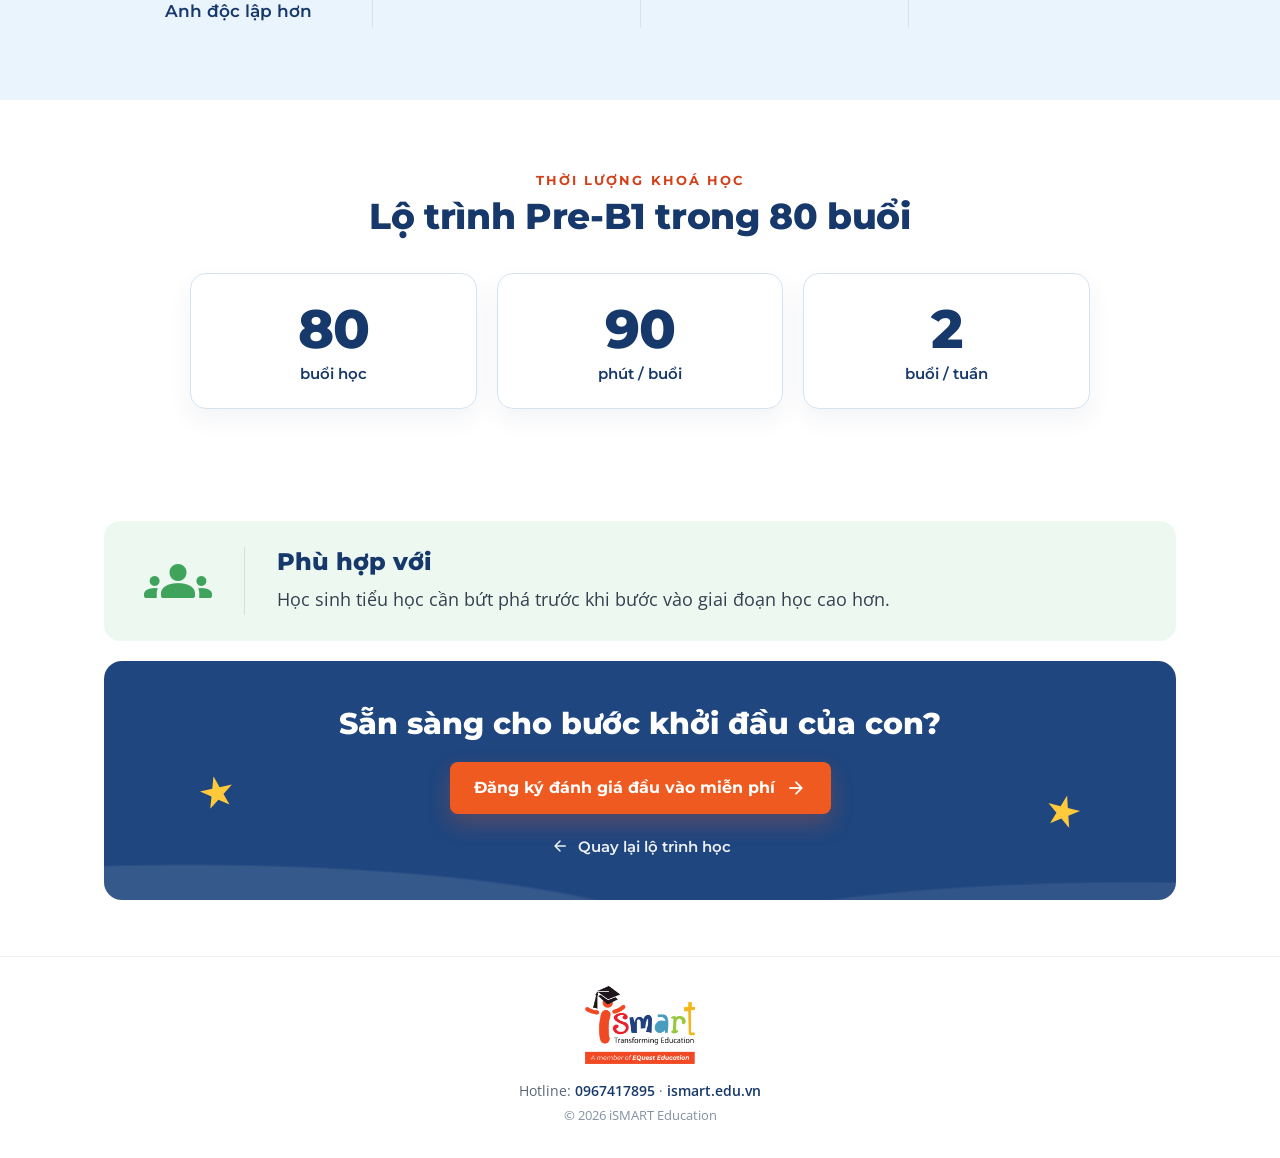
<file: chuong-trinh/ilead-4/index.html>
<!DOCTYPE html>
<html lang="vi" data-ilead-page="program" data-ilead-root="../../" data-ilead-slug="ilead-4">
<head>
<meta charset="utf-8">
<meta name="viewport" content="width=device-width, initial-scale=1">

<title>iSMART | iLEAD 4 – Tiếng Anh tiểu học Pre-B1</title>
<meta name="description" content="Bứt phá vươn xa – con sẵn sàng cho chặng tiếng Anh cao hơn. Phù hợp với học sinh tiểu học cần bứt phá trước khi bước vào giai đoạn học cao hơn.">
<link rel="canonical" href="https://ilead-ismart.netlify.app/chuong-trinh/ilead-4/">
<meta property="og:type" content="website">
<meta property="og:locale" content="vi_VN">
<meta property="og:title" content="iSMART | iLEAD 4 – Tiếng Anh tiểu học Pre-B1">
<meta property="og:description" content="Bứt phá vươn xa – con sẵn sàng cho chặng tiếng Anh cao hơn. Phù hợp với học sinh tiểu học cần bứt phá trước khi bước vào giai đoạn học cao hơn.">
<meta property="og:url" content="https://ilead-ismart.netlify.app/chuong-trinh/ilead-4/">
<meta property="og:image" content="https://ilead-ismart.netlify.app/uploads/ilead-banner-4.png">
<link rel="icon" type="image/png" href="../../uploads/favicon.png">
<link rel="apple-touch-icon" href="../../uploads/apple-touch-icon.png">
<link rel="preconnect" href="https://fonts.googleapis.com">
<link rel="preconnect" href="https://fonts.gstatic.com" crossorigin>
<link href="https://fonts.googleapis.com/css2?family=Montserrat:wght@600;700;800&amp;family=Open+Sans:wght@400;600;700&amp;display=swap" rel="stylesheet">
<link href="https://fonts.googleapis.com/css2?family=Material+Symbols+Rounded:FILL@1&amp;icon_names=abc,arrow_back,arrow_forward,backpack,bar_chart,castle,checkroom,diversity_3,eco,emoji_events,family_restroom,fitness_center,flight_takeoff,forest,forum,groups,holiday_village,home,location_city,luggage,menu_book,music_note,nutrition,park,pets,restaurant,rocket_launch,schedule,spa,sports_soccer,theater_comedy,travel_explore&amp;display=block" rel="stylesheet">
<link href="../../uploads/ilead-program.css?v=7c700cf5" rel="stylesheet">
<script src="../../uploads/ilead-nav.js?v=7c700cf5" defer></script>
</head>
<body>
<a class="lp-skip" href="#noi-dung">Bỏ qua đến nội dung chính</a>

<header class="lp-header">
  <div class="lp-header-inner">
    <a class="lp-header-logo" href="../../" aria-label="iSMART Young Explorers – Trang chủ">
      <img src="../../uploads/ismart-2026-logo.png" width="400" height="287" alt="iSMART Transforming Education — A member of EQuest Education">
    </a>
    <nav class="lp-nav" aria-label="Điều hướng chính">
      <a href="../../#gia-tri">Giá trị cho con</a>
      <a href="../../#lo-trinh">Lộ trình học</a>
      <a href="../../#giao-vien">Giáo viên</a>
      <a href="../../#trai-nghiem">Trải nghiệm học</a>
    </nav>
    <a class="lp-header-cta" href="../../#dang-ky" data-ilead-cta>
      Đánh giá năng lực<span class="material-symbols-rounded" aria-hidden="true">arrow_forward</span>
    </a>
  </div>
</header>

<main id="noi-dung" class="lp-main" tabindex="-1">
<section class="lp-hero" aria-labelledby="lp-title">
  <img class="lp-hero-banner" src="../../uploads/ilead-banner-4.png" width="1672" height="941" alt="Nam sinh ôm sách, giơ tay quyết tâm bên cạnh tên lửa và hành tinh" fetchpriority="high" decoding="async">
  <div class="lp-container lp-hero-inner">
    <a class="lp-back" href="../../#lo-trinh" data-ilead-back>
      <span class="material-symbols-rounded" aria-hidden="true">arrow_back</span>Quay lại lộ trình học
    </a>
    <div class="lp-hero-copy">
      <p class="lp-eyebrow">Tiếng Anh tiểu học</p>
      <h1 id="lp-title" class="lp-title"><span class="lp-title-brand">iLEAD</span> <span class="lp-title-num">4</span></h1>
      <p class="lp-subtitle">Tiếng Anh tiểu học chuẩn đầu ra quốc tế</p>
      <p class="lp-badge">Đầu ra tham chiếu: <strong>Pre-B1</strong> <span aria-hidden="true">|</span> CEFR</p>
      <p class="lp-tagline"><span class="lp-tagline-lead">Bứt phá vươn xa</span><span class="lp-sr"> – </span><span class="lp-tagline-rest">con sẵn sàng cho chặng tiếng Anh cao hơn</span></p>
      <a class="lp-cta" href="../../#dang-ky" data-ilead-cta>
        Đăng ký đánh giá đầu vào miễn phí<span class="material-symbols-rounded" aria-hidden="true">arrow_forward</span>
      </a>
    </div>
  </div>
</section>

<section class="lp-section lp-topics" aria-labelledby="lp-topics-title">
  <div class="lp-container">
    <h2 id="lp-topics-title" class="lp-section-title">Con sẽ học gì?</h2>
    <span class="lp-title-deco lp-title-deco--book" aria-hidden="true"><span class="material-symbols-rounded">menu_book</span></span>
    <ol class="lp-topic-grid">
      
      <li class="lp-topic">
        <span class="lp-topic-icon lp-tone-1" aria-hidden="true"><span class="material-symbols-rounded">music_note</span></span>
        <span class="lp-topic-text">Âm nhạc, trò chơi &amp; kết nối</span>
      </li>
      
      <li class="lp-topic">
        <span class="lp-topic-icon lp-tone-2" aria-hidden="true"><span class="material-symbols-rounded">fitness_center</span></span>
        <span class="lp-topic-text">Sức khỏe &amp; cơ thể</span>
      </li>
      
      <li class="lp-topic">
        <span class="lp-topic-icon lp-tone-3" aria-hidden="true"><span class="material-symbols-rounded">theater_comedy</span></span>
        <span class="lp-topic-text">Phiêu lưu, sân khấu &amp; trải nghiệm</span>
      </li>
      
      <li class="lp-topic">
        <span class="lp-topic-icon lp-tone-4" aria-hidden="true"><span class="material-symbols-rounded">holiday_village</span></span>
        <span class="lp-topic-text">Thành phố, nông thôn &amp; du lịch</span>
      </li>
      
      <li class="lp-topic">
        <span class="lp-topic-icon lp-tone-5" aria-hidden="true"><span class="material-symbols-rounded">eco</span></span>
        <span class="lp-topic-text">Mùa trong năm &amp; môi trường</span>
      </li>
      
      <li class="lp-topic">
        <span class="lp-topic-icon lp-tone-6" aria-hidden="true"><span class="material-symbols-rounded">rocket_launch</span></span>
        <span class="lp-topic-text">Ẩm thực thế giới &amp; khám phá không gian</span>
      </li>
      
    </ol>
  </div>
</section>

<section class="lp-section lp-benefits" aria-labelledby="lp-benefits-title">
  <div class="lp-container">
    <h2 id="lp-benefits-title" class="lp-section-title">Con nhận được gì?</h2>
    <span class="lp-title-deco" aria-hidden="true"></span>
    <ul class="lp-benefit-grid">
      
      <li class="lp-benefit">
        <span class="lp-benefit-icon lp-benefit-icon--1" aria-hidden="true"><span class="material-symbols-rounded">spa</span></span>
        <span class="lp-benefit-text">Phát triển tư duy sử dụng tiếng Anh độc lập hơn</span>
      </li>
      
      <li class="lp-benefit">
        <span class="lp-benefit-icon lp-benefit-icon--2" aria-hidden="true"><span class="material-symbols-rounded">bar_chart</span></span>
        <span class="lp-benefit-text">Mở rộng vốn từ và cấu trúc học thuật nền tảng</span>
      </li>
      
      <li class="lp-benefit">
        <span class="lp-benefit-icon lp-benefit-icon--3" aria-hidden="true"><span class="material-symbols-rounded">forum</span></span>
        <span class="lp-benefit-text">Tự tin trình bày ý kiến và kể lại trải nghiệm</span>
      </li>
      
      <li class="lp-benefit">
        <span class="lp-benefit-icon lp-benefit-icon--4" aria-hidden="true"><span class="material-symbols-rounded">emoji_events</span></span>
        <span class="lp-benefit-text">Sẵn sàng chuyển tiếp lên lộ trình THCS</span>
      </li>
      
    </ul>
  </div>
</section>

<section class="lp-section lp-duration" aria-labelledby="lp-duration-title">
  <div class="lp-container">
    <p class="lp-duration-eyebrow">Thời lượng khoá học</p>
    <h2 id="lp-duration-title" class="lp-section-title">Lộ trình Pre-B1 trong 80 buổi</h2>
    <ul class="lp-duration-grid">
      <li class="lp-duration-item"><strong class="lp-duration-value">80</strong><span class="lp-duration-label">buổi học</span></li>
      <li class="lp-duration-item"><strong class="lp-duration-value">90</strong><span class="lp-duration-label">phút / buổi</span></li>
      <li class="lp-duration-item"><strong class="lp-duration-value">2</strong><span class="lp-duration-label">buổi / tuần</span></li>
    </ul>
  </div>
</section>

<section class="lp-audience" aria-labelledby="lp-audience-title">
  <div class="lp-container">
    <div class="lp-audience-box">
      <span class="lp-audience-icon" aria-hidden="true"><span class="material-symbols-rounded">groups</span></span>
      <div class="lp-audience-body">
        <h2 id="lp-audience-title" class="lp-audience-title">Phù hợp với</h2>
        <p class="lp-audience-text">Học sinh tiểu học cần bứt phá trước khi bước vào giai đoạn học cao hơn.</p>
      </div>
    </div>
  </div>
</section>

<section class="lp-final" aria-labelledby="lp-final-title">
  <div class="lp-container">
    <div class="lp-final-box">
      <span class="lp-final-star lp-final-star--left" aria-hidden="true"></span>
      <span class="lp-final-star lp-final-star--right" aria-hidden="true"></span>
      <h2 id="lp-final-title" class="lp-final-title">Sẵn sàng cho bước khởi đầu của con?</h2>
      <a class="lp-cta" href="../../#dang-ky" data-ilead-cta>
        Đăng ký đánh giá đầu vào miễn phí<span class="material-symbols-rounded" aria-hidden="true">arrow_forward</span>
      </a>
      <a class="lp-final-back" href="../../#lo-trinh" data-ilead-back>
        <span class="material-symbols-rounded" aria-hidden="true">arrow_back</span>Quay lại lộ trình học
      </a>
    </div>
  </div>
</section>

</main>

<footer class="lp-footer">
  <a class="lp-footer-logo" href="../../" aria-label="iSMART Young Explorers – Trang chủ">
    <img src="../../uploads/ismart-2026-logo.png" width="400" height="287" loading="lazy" alt="iSMART Transforming Education — A member of EQuest Education">
  </a>
  <p class="lp-footer-contact">Hotline: <a href="tel:0967417895">0967417895</a> · <a href="https://ismart.edu.vn">ismart.edu.vn</a></p>
  <p class="lp-footer-copy">© 2026 iSMART Education</p>
</footer>
</body>
</html>
</file>
<file: uploads/ilead-program.css>
/* iLEAD programme detail pages (chuong-trinh/<slug>/) and 404.html. */

:root {
  --lp-navy: #16386A;
  --lp-navy-2: #1F4E8C;
  --lp-orange: #EE5A1F;
  --lp-orange-hover: #D94A12;
  --lp-gold: #F5A623;
  --lp-text: #33404F;
  --lp-muted: #5A6675;
  --lp-sky: #EAF4FD;
  --lp-cream: #FFF8EC;
  --lp-line: #D6E4F0;
}

* { box-sizing: border-box; }
html { -webkit-text-size-adjust: 100%; }
body { margin: 0; background: #FFFFFF; color: var(--lp-text); font-family: "Open Sans", Calibri, Helvetica, sans-serif; -webkit-font-smoothing: antialiased; }
img { max-width: 100%; }
a { color: inherit; text-decoration: none; }
a:focus-visible, .lp-main:focus-visible { outline: 3px solid var(--lp-gold); outline-offset: 3px; }
.lp-main:focus { outline: none; }
.lp-sr { position: absolute; width: 1px; height: 1px; overflow: hidden; clip: rect(0 0 0 0); white-space: nowrap; }

.material-symbols-rounded {
  font-family: "Material Symbols Rounded";
  font-weight: normal;
  font-style: normal;
  font-size: 22px;
  line-height: 1;
  letter-spacing: normal;
  text-transform: none;
  display: inline-block;
  white-space: nowrap;
  word-wrap: normal;
  direction: ltr;
  -webkit-font-feature-settings: "liga";
  font-feature-settings: "liga";
  -webkit-font-smoothing: antialiased;
  font-variation-settings: "FILL" 1;
  overflow: hidden;
  width: 1em;
  flex: 0 0 auto;
}

.lp-skip { position: absolute; z-index: 100; top: 8px; left: 8px; padding: 12px 18px; border-radius: 10px; background: var(--lp-navy); color: #FFFFFF; font: 700 14px/1.2 Montserrat, Arial, sans-serif; transform: translateY(-160%); transition: transform .2s ease; }
.lp-skip:focus { transform: translateY(0); }

.lp-container { width: 100%; max-width: 1120px; margin: 0 auto; padding: 0 24px; }

/* Header */
.lp-header { position: sticky; z-index: 50; top: 0; background: rgba(255,255,255,.97); box-shadow: 0 6px 20px rgba(22,56,106,.07); -webkit-backdrop-filter: blur(12px); backdrop-filter: blur(12px); }
.lp-header-inner { max-width: 1120px; height: 76px; margin: 0 auto; padding: 0 24px; display: flex; align-items: center; gap: 32px; }
.lp-header-logo { display: flex; flex: 0 0 auto; align-items: center; }
.lp-header-logo img { display: block; width: 88px; height: auto; }
.lp-nav { display: flex; gap: 34px; margin-left: auto; }
.lp-nav a { color: var(--lp-navy); font-family: Montserrat, Arial, sans-serif; font-size: 15px; font-weight: 600; white-space: nowrap; transition: color .2s ease; }
.lp-nav a:hover { color: var(--lp-orange); }
.lp-header-cta { display: inline-flex; flex: 0 0 auto; align-items: center; gap: 8px; min-height: 44px; padding: 10px 18px; border-radius: 8px; background: var(--lp-orange); color: #FFFFFF; font-family: Montserrat, Arial, sans-serif; font-size: 15px; font-weight: 700; white-space: nowrap; transition: background .2s ease; }
.lp-header-cta .material-symbols-rounded { font-size: 20px; }
.lp-header-cta:hover { background: var(--lp-orange-hover); color: #FFFFFF; }

/* Hero: the banner fills the section; its left side is empty sky for the text. */
.lp-hero { position: relative; overflow: hidden; min-height: clamp(440px, 40vw, 560px); display: flex; background: linear-gradient(180deg, #FDFEFF 0%, #F3F9FE 62%, #E6F3FD 100%); }
/* Banner keeps its proportions, pinned to the right at full hero height; its left edge fades into
   the background so the text always has clear space, whatever the screen width. */
.lp-hero-banner { position: absolute; top: 0; right: 0; width: auto; max-width: none; height: 100%; aspect-ratio: 1672 / 941; object-fit: cover;
  -webkit-mask-image: linear-gradient(90deg, transparent 0, #000 24%); mask-image: linear-gradient(90deg, transparent 0, #000 24%); }
.lp-hero-inner { position: relative; z-index: 1; display: flex; flex-direction: column; justify-content: center; padding-top: 22px; padding-bottom: 44px; }
.lp-back { display: inline-flex; align-self: flex-start; align-items: center; gap: 8px; min-height: 44px; color: var(--lp-navy); font-family: Montserrat, Arial, sans-serif; font-size: 14px; font-weight: 600; transition: color .2s ease; }
.lp-back .material-symbols-rounded { font-size: 20px; }
.lp-back:hover { color: var(--lp-orange); }
.lp-hero-copy { max-width: min(560px, 46vw); margin-top: 12px; }
.lp-eyebrow { margin: 0; color: var(--lp-navy); font-family: Montserrat, Arial, sans-serif; font-size: 15px; font-weight: 600; letter-spacing: .08em; text-transform: uppercase; }
.lp-title { margin: 2px 0 0; font-family: Montserrat, Arial, sans-serif; font-size: clamp(56px, 7.4vw, 96px); font-weight: 800; line-height: .98; letter-spacing: -.035em; }
.lp-title-brand { color: var(--lp-orange); }
.lp-title-num { color: var(--lp-navy); }
.lp-subtitle { margin: 10px 0 0; color: var(--lp-navy); font-family: Montserrat, Arial, sans-serif; font-size: clamp(17px, 1.7vw, 21px); font-weight: 600; line-height: 1.35; text-wrap: pretty; }
.lp-badge { display: inline-block; margin: 14px 0 0; padding: 7px 18px; border-radius: 999px; background: var(--lp-navy-2); color: #FFFFFF; font-family: Montserrat, Arial, sans-serif; font-size: 15px; font-weight: 600; line-height: 1.3; }
.lp-badge strong { font-weight: 800; }
.lp-badge span { margin: 0 4px; opacity: .7; }
.lp-tagline { margin: 22px 0 0; color: var(--lp-navy); font-family: Montserrat, Arial, sans-serif; text-wrap: pretty; }
.lp-tagline-lead { display: block; font-size: clamp(24px, 2.6vw, 32px); font-weight: 800; line-height: 1.2; }
.lp-tagline-rest { display: block; margin-top: 4px; font-size: clamp(18px, 1.95vw, 23px); font-weight: 700; line-height: 1.35; }
.lp-tagline-rest::first-letter { text-transform: uppercase; }
.lp-cta { display: inline-flex; align-items: center; justify-content: center; gap: 10px; min-height: 52px; margin-top: 24px; padding: 13px 24px; border-radius: 8px; background: var(--lp-orange); box-shadow: 0 10px 22px rgba(238,90,31,.26); color: #FFFFFF; font-family: Montserrat, Arial, sans-serif; font-size: 16px; font-weight: 700; line-height: 1.25; text-align: center; transition: background .2s ease, transform .2s ease; }
.lp-cta:hover { background: var(--lp-orange-hover); color: #FFFFFF; transform: translateY(-2px); }

/* Section headings */
.lp-section { padding: clamp(48px, 6vw, 72px) 0; }
.lp-section-title { margin: 0; color: var(--lp-navy); font-family: Montserrat, Arial, sans-serif; font-size: clamp(28px, 3.2vw, 36px); font-weight: 800; line-height: 1.15; letter-spacing: -.01em; text-align: center; }
.lp-title-deco { display: block; width: 86px; height: 4px; margin: 12px auto clamp(28px, 3.2vw, 40px); border-radius: 999px; background: var(--lp-orange); }
.lp-title-deco--book { display: flex; width: auto; height: auto; align-items: center; justify-content: center; gap: 10px; background: none; color: var(--lp-orange); }
.lp-title-deco--book::before, .lp-title-deco--book::after { content: ""; width: 40px; height: 3px; border-radius: 999px; background: var(--lp-orange); }
.lp-title-deco--book .material-symbols-rounded { font-size: 26px; font-variation-settings: "FILL" 0; }

/* Con sẽ học gì? */
.lp-topics { background: linear-gradient(#FFFFFF, #F7FBFF); }
.lp-topic-grid { display: grid; grid-template-columns: repeat(3, minmax(0, 1fr)); gap: 20px; margin: 0; padding: 0; list-style: none; }
.lp-topic { display: flex; flex-direction: column; align-items: center; gap: 16px; padding: 30px 22px 28px; border-radius: 14px; background: var(--lp-cream); box-shadow: 0 10px 26px rgba(22,56,106,.07); text-align: center; }
.lp-topic:nth-child(even) { background: #EEF6FD; }
.lp-topic-icon { width: 84px; height: 84px; display: grid; place-items: center; border-radius: 50%; background: #FFFFFF; box-shadow: 0 8px 18px rgba(22,56,106,.1); color: var(--tone); }
.lp-topic-icon .material-symbols-rounded { font-size: 46px; }
.lp-tone-1 { --tone: #EE5A1F; }
.lp-tone-2 { --tone: #2F7FD8; }
.lp-tone-3 { --tone: #3FA35B; }
.lp-tone-4 { --tone: #8E5CF7; }
.lp-tone-5 { --tone: #E2477D; }
.lp-tone-6 { --tone: #E8A317; }
.lp-topic-text { color: var(--lp-navy); font-family: Montserrat, Arial, sans-serif; font-size: 17px; font-weight: 600; line-height: 1.4; text-wrap: balance; }

/* Con nhận được gì? */
.lp-benefits { background: var(--lp-sky); }
.lp-benefit-grid { display: grid; grid-template-columns: repeat(4, minmax(0, 1fr)); margin: 0; padding: 0; list-style: none; }
.lp-benefit { display: flex; flex-direction: column; align-items: center; gap: 16px; padding: 4px 24px; text-align: center; }
.lp-benefit + .lp-benefit { border-left: 1px solid var(--lp-line); }
.lp-benefit-icon { width: 80px; height: 80px; display: grid; place-items: center; border-radius: 50%; color: #FFFFFF; box-shadow: 0 10px 20px rgba(22,56,106,.14); }
.lp-benefit-icon .material-symbols-rounded { font-size: 40px; }
.lp-benefit-icon--1 { background: #43A857; }
.lp-benefit-icon--2 { background: #F7881F; }
.lp-benefit-icon--3 { background: #8B5CF6; }
.lp-benefit-icon--4 { background: #E8487C; }
.lp-benefit-text { color: var(--lp-navy); font-family: Montserrat, Arial, sans-serif; font-size: 16.5px; font-weight: 600; line-height: 1.45; text-wrap: balance; }

/* Thời lượng khoá học */
.lp-duration { background: #FFFFFF; }
.lp-duration-eyebrow { margin: 0 0 8px; color: #D2421A; font-family: Montserrat, Arial, sans-serif; font-size: 13px; font-weight: 700; letter-spacing: .16em; text-align: center; text-transform: uppercase; }
.lp-duration-grid { display: grid; grid-template-columns: repeat(3, minmax(0, 1fr)); gap: 20px; max-width: 900px; margin: clamp(26px, 3vw, 36px) auto 0; padding: 0; list-style: none; }
.lp-duration-item { display: flex; flex-direction: column; align-items: center; gap: 8px; padding: 28px 16px 24px; border: 1px solid var(--lp-line); border-radius: 16px; background: #FFFFFF; box-shadow: 0 10px 26px rgba(22,56,106,.06); text-align: center; }
.lp-duration-value { color: var(--lp-navy); font-family: Montserrat, Arial, sans-serif; font-size: clamp(40px, 4.6vw, 54px); font-weight: 800; line-height: 1; letter-spacing: -.02em; }
.lp-duration-label { color: var(--lp-navy); font-family: Montserrat, Arial, sans-serif; font-size: 15px; font-weight: 600; line-height: 1.3; }

/* Phù hợp với */
.lp-audience { padding: clamp(28px, 3.5vw, 40px) 0 20px; }
.lp-audience-box { display: flex; align-items: center; gap: 32px; padding: 26px 40px; border-radius: 16px; background: #EDF8F1; }
.lp-audience-icon { display: flex; flex: 0 0 auto; padding-right: 32px; border-right: 1px solid #CFE6D7; color: #3FA35B; }
.lp-audience-icon .material-symbols-rounded { font-size: 68px; }
.lp-audience-title { margin: 0; color: var(--lp-navy); font-family: Montserrat, Arial, sans-serif; font-size: clamp(20px, 2.2vw, 24px); font-weight: 800; line-height: 1.2; }
.lp-audience-text { margin: 8px 0 0; color: var(--lp-text); font-size: clamp(16px, 1.5vw, 17.5px); line-height: 1.6; text-wrap: pretty; }

/* Closing call to action */
.lp-final { padding: 0 0 clamp(40px, 5vw, 56px); }
.lp-final-box { position: relative; overflow: hidden; display: flex; flex-direction: column; align-items: center; padding: clamp(32px, 4vw, 44px) 24px clamp(26px, 3vw, 32px); border-radius: 18px; background:
  radial-gradient(120% 90% at 8% 120%, rgba(255,255,255,.1) 0 38%, transparent 39%),
  radial-gradient(110% 80% at 96% 125%, rgba(255,255,255,.08) 0 40%, transparent 41%),
  #1F467F; color: #FFFFFF; text-align: center; }
.lp-final-title { position: relative; margin: 0; color: #FFFFFF; font-family: Montserrat, Arial, sans-serif; font-size: clamp(22px, 2.6vw, 30px); font-weight: 800; line-height: 1.25; text-wrap: balance; }
.lp-final .lp-cta { position: relative; margin-top: 20px; }
.lp-final-back { position: relative; display: inline-flex; align-items: center; gap: 8px; min-height: 44px; margin-top: 10px; color: rgba(255,255,255,.92); font-family: Montserrat, Arial, sans-serif; font-size: 15px; font-weight: 600; }
.lp-final-back .material-symbols-rounded { font-size: 20px; }
.lp-final-back:hover { color: var(--lp-gold); }
.lp-final-star { position: absolute; width: 34px; height: 34px; background: #FFC93C; clip-path: polygon(50% 0, 61% 35%, 98% 35%, 68% 57%, 79% 91%, 50% 70%, 21% 91%, 32% 57%, 2% 35%, 39% 35%); }
.lp-final-star--left { left: 9%; top: 48%; transform: rotate(-12deg); }
.lp-final-star--right { right: 9%; top: 56%; transform: rotate(14deg); }

/* Footer */
.lp-footer { padding: 28px 24px 34px; border-top: 1px solid #EEF2F6; text-align: center; }
.lp-footer-logo { display: inline-flex; }
.lp-footer-logo img { display: block; width: 110px; height: auto; }
.lp-footer-contact { margin: 12px 0 0; color: var(--lp-muted); font-size: 14px; }
.lp-footer-contact a { color: var(--lp-navy); font-weight: 600; }
.lp-footer-contact a:hover { color: var(--lp-orange); }
.lp-footer-copy { margin: 6px 0 0; color: #8391A3; font-size: 13px; }

/* 404 */
.lp-notfound { padding: clamp(48px, 7vw, 88px) 0 clamp(32px, 4vw, 48px); background: var(--lp-sky); }
.lp-notfound-code { margin: 0; color: rgba(22,56,106,.14); font-family: Montserrat, Arial, sans-serif; font-size: clamp(72px, 12vw, 140px); font-weight: 800; line-height: 1; }
.lp-notfound-title { margin: 0; color: var(--lp-navy); font-family: Montserrat, Arial, sans-serif; font-size: clamp(32px, 4.6vw, 52px); font-weight: 800; line-height: 1.1; }
.lp-program-links { display: grid; grid-template-columns: repeat(4, minmax(0, 1fr)); gap: 18px; margin: 0; padding: 0; list-style: none; }
.lp-program-links a { display: flex; height: 100%; min-height: 44px; flex-direction: column; gap: 6px; padding: 22px; border-radius: 14px; background: var(--lp-cream); box-shadow: 0 10px 26px rgba(22,56,106,.08); transition: transform .2s ease; }
.lp-program-links li:nth-child(even) a { background: #EEF6FD; }
.lp-program-links a:hover { transform: translateY(-3px); }
.lp-program-links strong { color: var(--lp-orange); font-family: Montserrat, Arial, sans-serif; font-size: 22px; font-weight: 800; }
.lp-program-links span { color: var(--lp-navy); font-size: 14px; font-weight: 600; }

/* Responsive */
@media (max-width: 1024px) {
  .lp-nav { gap: 22px; }
  .lp-benefit-grid { grid-template-columns: repeat(2, minmax(0, 1fr)); row-gap: 32px; }
  .lp-benefit + .lp-benefit { border-left: 0; }
  .lp-benefit:nth-child(even) { border-left: 1px solid var(--lp-line); }
  .lp-program-links { grid-template-columns: repeat(2, minmax(0, 1fr)); }
}
@media (max-width: 900px) {
  .lp-header-inner { height: 64px; padding: 0 16px; gap: 12px; }
  .lp-header-logo img { width: 70px; }
  .lp-nav { display: none; }
  .lp-header-cta { margin-left: auto; padding: 9px 14px; font-size: 14px; }
}
/* Tablet and phone: banner on top (cropped to the child), text below. */
@media (max-width: 860px) {
  .lp-hero { display: block; min-height: 0; }
  .lp-hero-banner { position: relative; display: block; width: 100%; height: auto; aspect-ratio: 16 / 10; object-position: 78% 30%; -webkit-mask-image: none; mask-image: none; }
  .lp-hero-inner { padding-top: 8px; padding-bottom: 36px; }
  .lp-hero-copy { max-width: none; margin-top: 4px; }
  .lp-topic-grid { grid-template-columns: repeat(2, minmax(0, 1fr)); gap: 14px; }
}
@media (max-width: 600px) {
  .lp-container { padding: 0 16px; }
  .lp-hero-banner { aspect-ratio: 4 / 3; object-position: 80% 30%; }
  .lp-cta { width: 100%; padding: 13px 18px; }
  .lp-topic { gap: 12px; padding: 20px 12px 18px; }
  .lp-topic-icon { width: 64px; height: 64px; }
  .lp-topic-icon .material-symbols-rounded { font-size: 36px; }
  .lp-topic-text { font-size: 15px; }
  .lp-benefit { gap: 12px; padding: 0 10px; }
  .lp-benefit-icon { width: 64px; height: 64px; }
  .lp-benefit-icon .material-symbols-rounded { font-size: 32px; }
  .lp-benefit-text { font-size: 15px; }
  .lp-duration-grid { gap: 10px; }
  .lp-duration-item { padding: 20px 6px 18px; border-radius: 12px; }
  .lp-duration-value { font-size: 34px; }
  .lp-duration-label { font-size: 13px; }
  .lp-audience-box { gap: 18px; padding: 20px; }
  .lp-audience-icon { padding-right: 18px; }
  .lp-audience-icon .material-symbols-rounded { font-size: 48px; }
  .lp-final-box { padding-right: 18px; padding-left: 18px; }
  .lp-final-star { width: 24px; height: 24px; }
  .lp-final-star--left { left: 5%; top: 16px; }
  .lp-final-star--right { right: 5%; top: auto; bottom: 20px; }
  .lp-program-links { grid-template-columns: minmax(0, 1fr); }
}
@media (max-width: 359px) {
  .lp-topic-grid, .lp-benefit-grid { grid-template-columns: minmax(0, 1fr); }
  .lp-benefit:nth-child(even) { border-left: 0; }
}

@media (prefers-reduced-motion: reduce) {
  *, *::before, *::after { transition-duration: .01ms !important; animation-duration: .01ms !important; animation-iteration-count: 1 !important; }
  .lp-cta:hover, .lp-program-links a:hover { transform: none; }
}
</file>
